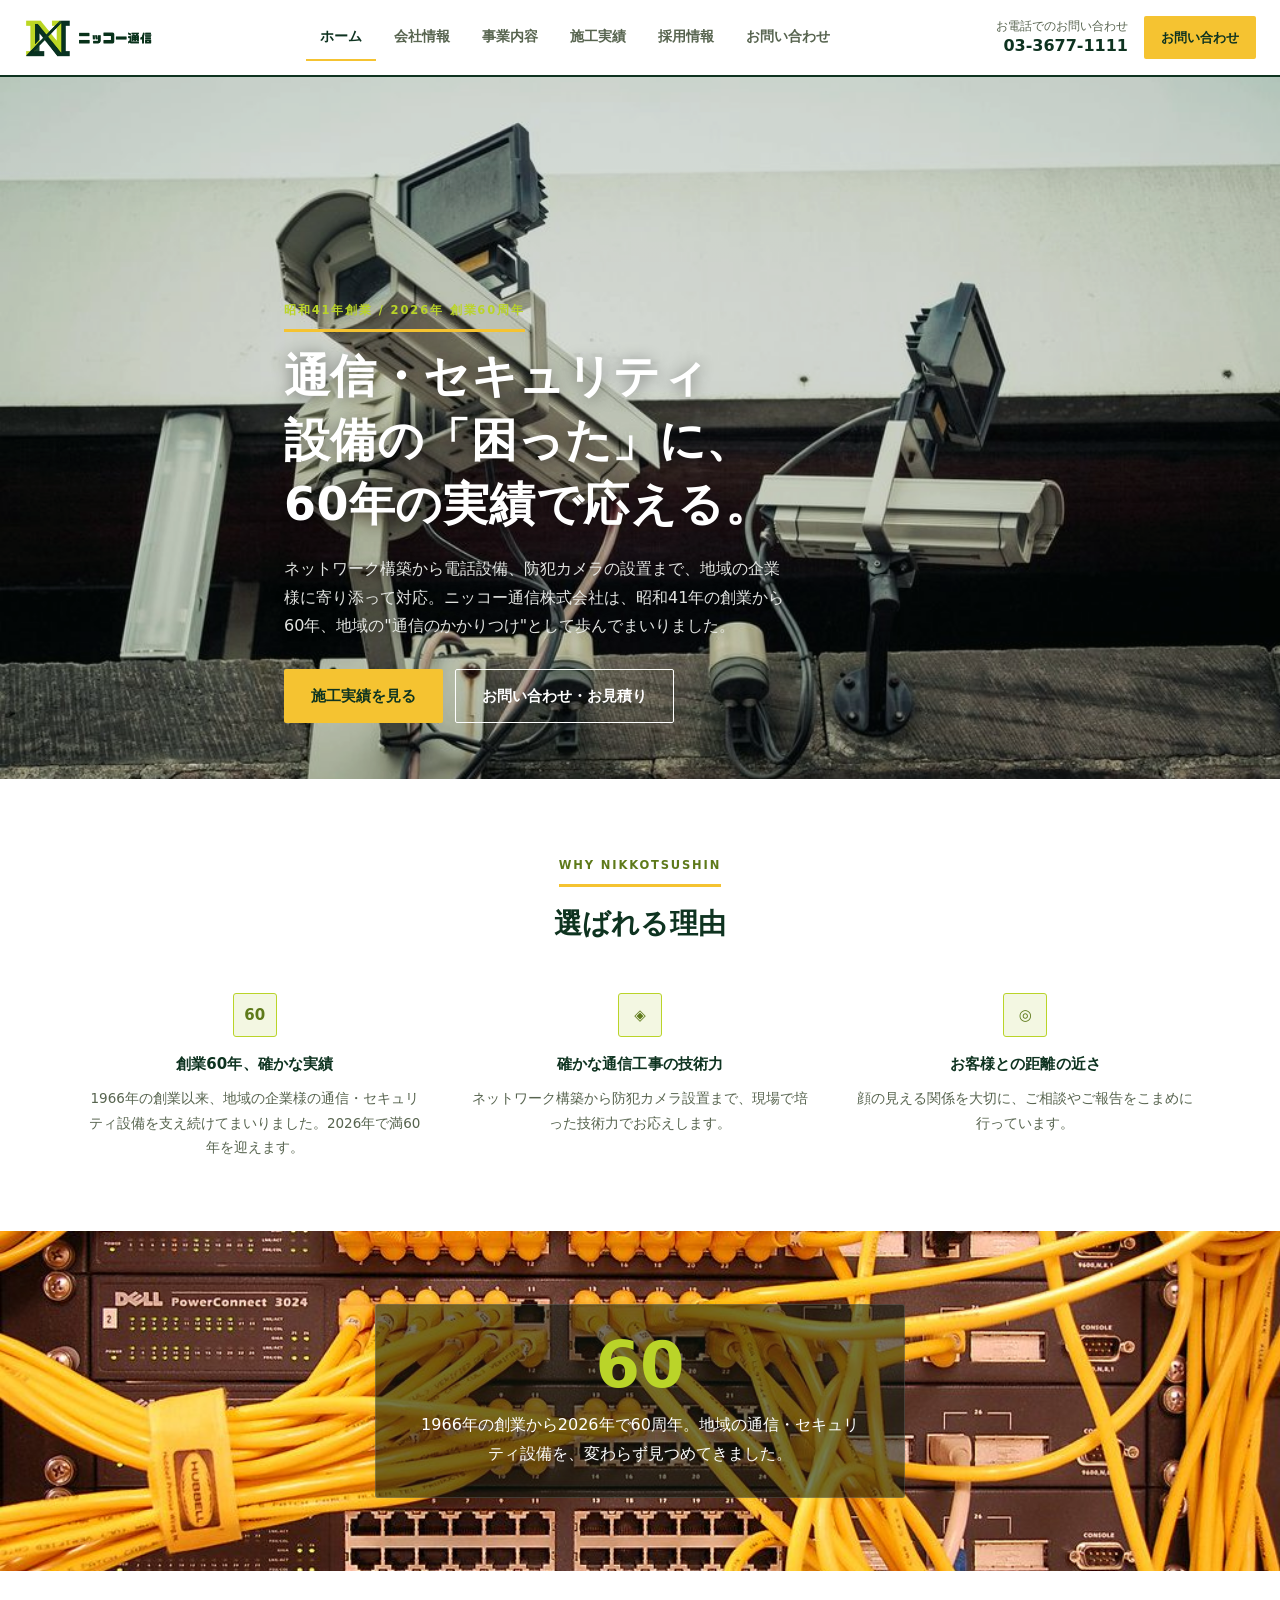
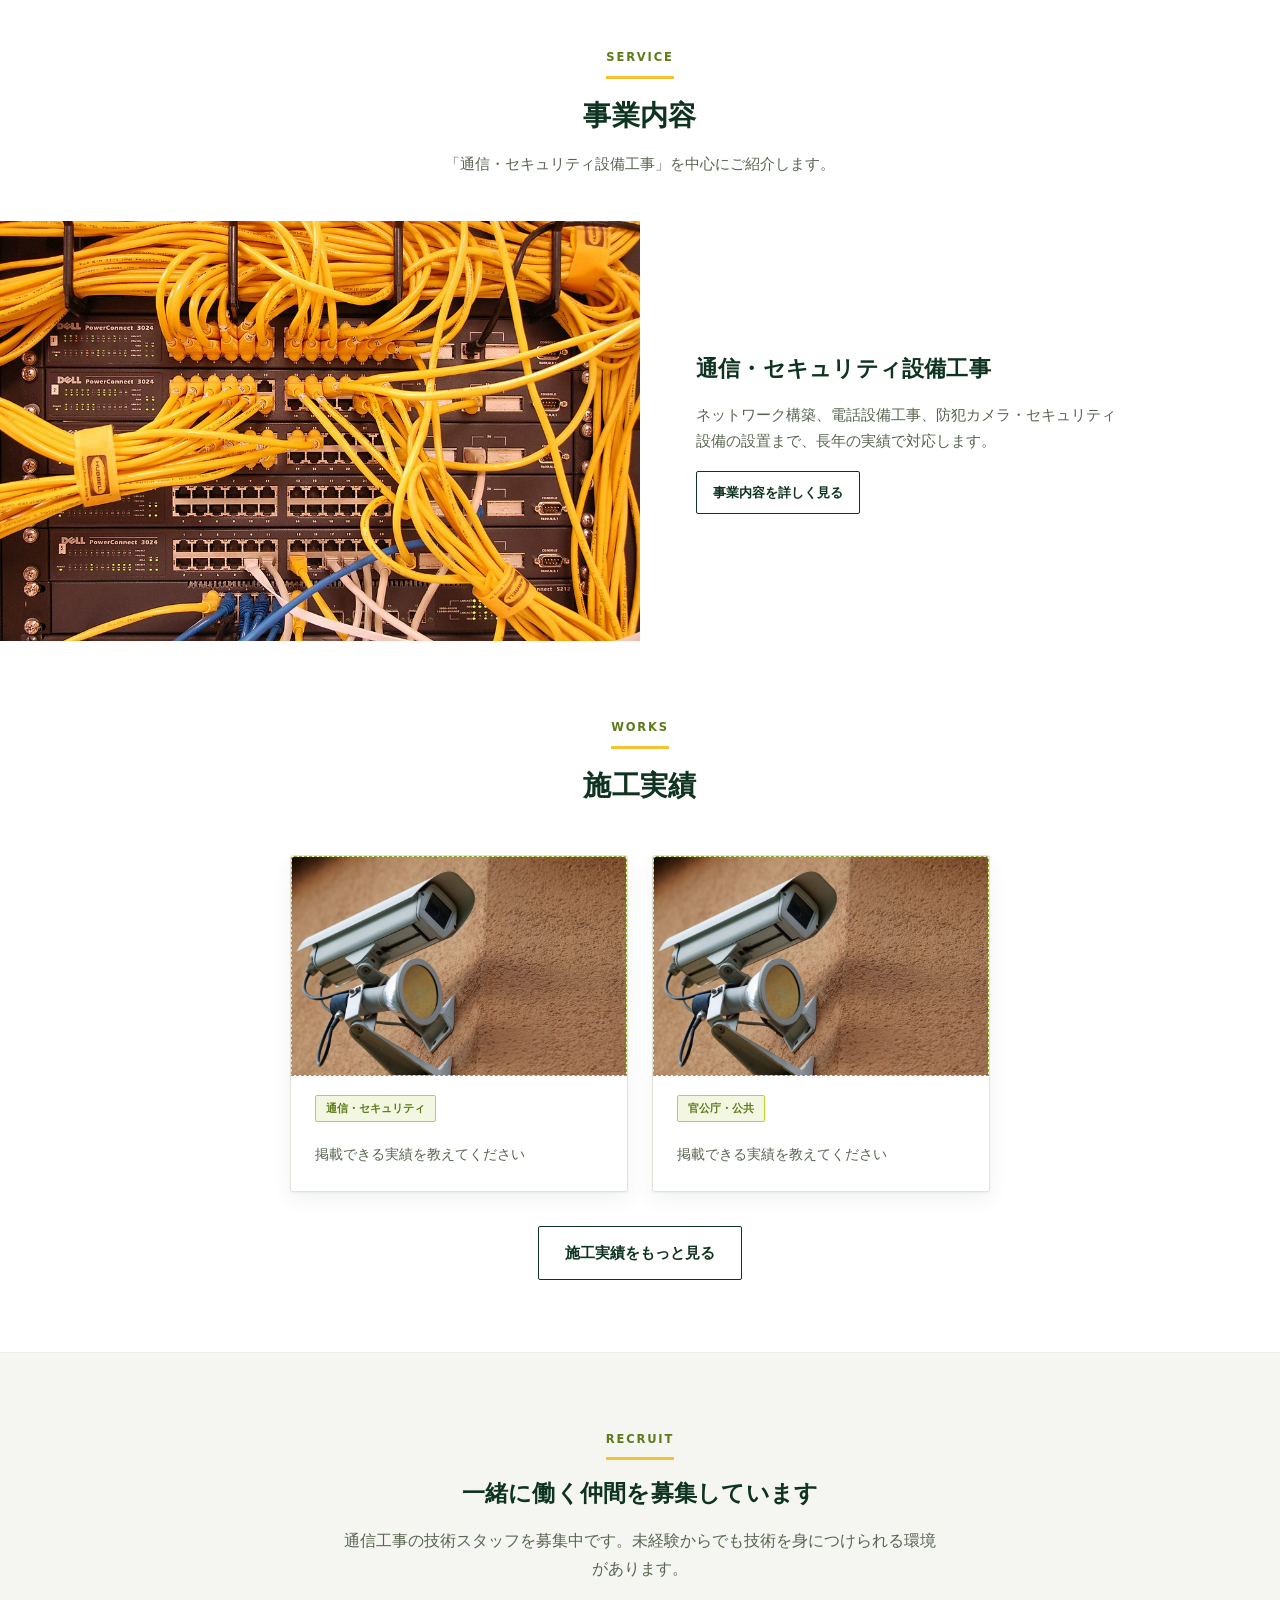
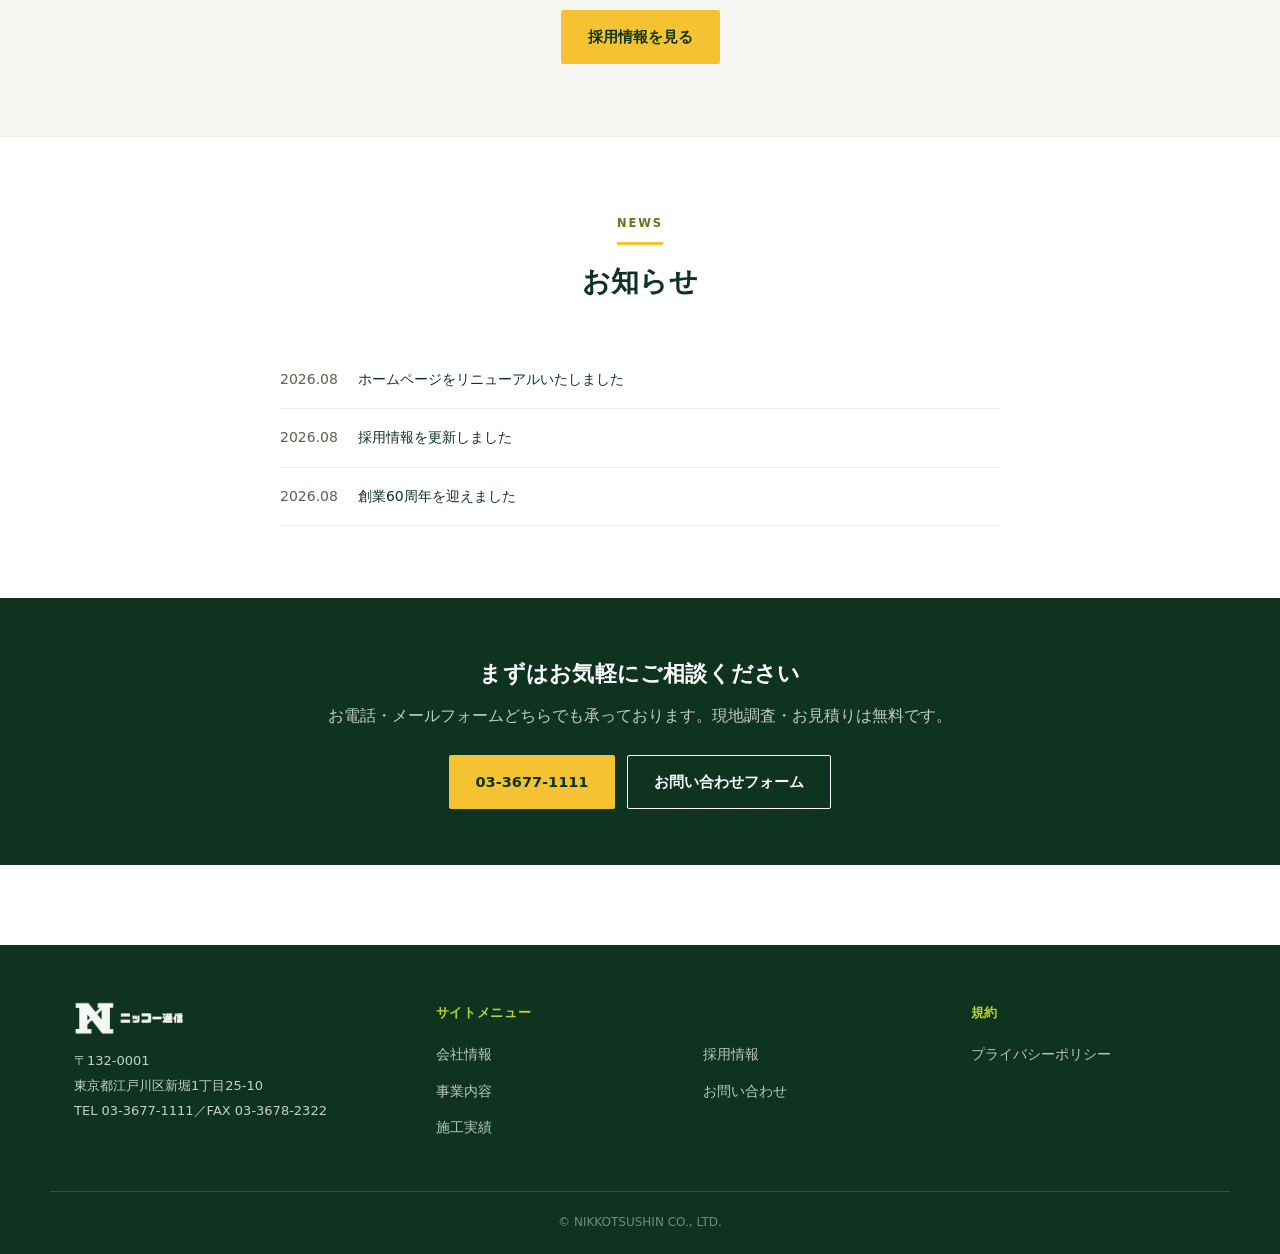
<file: index.html>
<!DOCTYPE html>
<html lang="ja">
<head>
<meta charset="UTF-8">
<meta name="viewport" content="width=device-width, initial-scale=1.0">
<title>ホーム | ニッコー通信株式会社</title>
<meta name="description" content="ニッコー通信株式会社は昭和41年創業、2026年で60周年。ネットワーク構築から防犯カメラ設置まで、通信・セキュリティ設備工事に一貫対応する東京都江戸川区の会社です。">
<link rel="stylesheet" href="css/style.css?v=6">
</head>
<body>

<header class="site-header">
  <div class="inner">
    <a href="index.html" class="logo"><img src="img/logo.png" alt="ニッコー通信株式会社"></a>
    <nav class="main-nav">
      <a href="index.html" class="current">ホーム</a>
      <a href="company.html">会社情報</a>
      <a href="service.html">事業内容</a>
      <a href="works.html">施工実績</a>
      <a href="recruit.html">採用情報</a>
      <a href="contact.html">お問い合わせ</a>
    </nav>
    <div class="header-cta">
      <div class="tel-block">お電話でのお問い合わせ<br><span class="num">03-3677-1111</span></div>
      <a href="contact.html" class="btn sm">お問い合わせ</a>
    </div>
    <button class="hamburger" aria-label="メニューを開く" aria-expanded="false"><span></span><span></span><span></span></button>
  </div>
  <nav class="mobile-nav">
    <a href="index.html">ホーム</a>
    <a href="company.html">会社情報</a>
    <a href="service.html">事業内容</a>
    <a href="works.html">施工実績</a>
    <a href="recruit.html">採用情報</a>
    <a href="contact.html">お問い合わせ</a>
    <div class="tel-block">お電話でのお問い合わせ<br><span class="num">03-3677-1111</span></div>
  </nav>
</header>

<main>

  <!-- 01 メインビジュアル -->
  <section class="hero">
    <img class="hero-bg" src="img/photos/svc-camera.jpg" alt="">
    <div class="container inner">
      <span class="eyebrow">昭和41年創業 / 2026年 創業60周年</span>
      <h1>通信・セキュリティ設備の「困った」に、<br>60年の実績で応える。</h1>
      <p class="lead">ネットワーク構築から電話設備、防犯カメラの設置まで、地域の企業様に寄り添って対応。ニッコー通信株式会社は、昭和41年の創業から60年、地域の"通信のかかりつけ"として歩んでまいりました。</p>
      <div class="cta-row">
        <a href="works.html" class="btn">施工実績を見る</a>
        <a href="contact.html" class="btn outline">お問い合わせ・お見積り</a>
      </div>
    </div>
  </section>

  <!-- 02 選ばれる理由 -->
  <section class="section">
    <div class="container">
      <div class="section-head">
        <span class="eyebrow">WHY NIKKOTSUSHIN</span>
        <h2>選ばれる理由</h2>
      </div>
      <div class="grid cols-3">
        <div class="reason-item">
          <div class="icon-badge">60</div>
          <h3>創業60年、確かな実績</h3>
          <p>1966年の創業以来、地域の企業様の通信・セキュリティ設備を支え続けてまいりました。2026年で満60年を迎えます。</p>
        </div>
        <div class="reason-item">
          <div class="icon-badge">◈</div>
          <h3>確かな通信工事の技術力</h3>
          <p>ネットワーク構築から防犯カメラ設置まで、現場で培った技術力でお応えします。</p>
        </div>
        <div class="reason-item">
          <div class="icon-badge">◎</div>
          <h3>お客様との距離の近さ</h3>
          <p>顔の見える関係を大切に、ご相談やご報告をこまめに行っています。</p>
        </div>
      </div>
    </div>
  </section>

  <!-- 60周年 フォトバナー -->
  <section class="photo-banner">
    <img src="img/photos/cat-comm.jpg" alt="">
    <div class="banner-content">
      <div class="stat">60</div>
      <p>1966年の創業から2026年で60周年。地域の通信・セキュリティ設備を、変わらず見つめてきました。</p>
    </div>
  </section>

  <!-- 事業内容サマリー(フィーチャー行) -->
  <div class="section-head" style="padding-top:72px;">
    <span class="eyebrow">SERVICE</span>
    <h2>事業内容</h2>
    <p>「通信・セキュリティ設備工事」を中心にご紹介します。</p>
  </div>
  <section class="feature-row">
    <div class="feature-photo"><img src="img/photos/cat-comm.jpg" alt="通信・セキュリティ設備工事のイメージ"></div>
    <div class="feature-text">
      <h3>通信・セキュリティ設備工事</h3>
      <p>ネットワーク構築、電話設備工事、防犯カメラ・セキュリティ設備の設置まで、長年の実績で対応します。</p>
      <p style="margin-top:16px;"><a href="service.html" class="btn sm on-paper outline">事業内容を詳しく見る</a></p>
    </div>
  </section>

  <!-- 04 施工実績ピックアップ -->
  <section class="section">
    <div class="container">
      <div class="section-head">
        <span class="eyebrow">WORKS</span>
        <h2>施工実績</h2>
      </div>
      <div class="grid cols-2" style="max-width:700px; margin:0 auto;">
        <div class="card">
          <div class="card-photo photo-ph full-bleed"><img src="img/photos/pick-2.jpg" alt=""></div>
          <span class="tag">通信・セキュリティ</span>
          <p class="small" style="color:var(--ink-soft); margin-top:10px;">掲載できる実績を教えてください</p>
        </div>
        <div class="card">
          <div class="card-photo photo-ph full-bleed"><img src="img/photos/works-3.jpg" alt=""></div>
          <span class="tag">官公庁・公共</span>
          <p class="small" style="color:var(--ink-soft); margin-top:10px;">掲載できる実績を教えてください</p>
        </div>
      </div>
      <p class="text-center" style="margin-top:34px;"><a href="works.html" class="btn on-paper outline">施工実績をもっと見る</a></p>
    </div>
  </section>

  <!-- 05 採用バナー -->
  <section class="section alt">
    <div class="container text-center" style="max-width:640px;">
      <span class="eyebrow">RECRUIT</span>
      <h2 style="margin-bottom:14px;">一緒に働く仲間を募集しています</h2>
      <p style="color:var(--ink-soft); margin-bottom:26px;">通信工事の技術スタッフを募集中です。未経験からでも技術を身につけられる環境があります。</p>
      <a href="recruit.html" class="btn">採用情報を見る</a>
    </div>
  </section>

  <!-- 06 お知らせ -->
  <section class="section">
    <div class="container">
      <div class="section-head">
        <span class="eyebrow">NEWS</span>
        <h2>お知らせ</h2>
      </div>
      <div class="news-list">
        <div class="news-item"><span class="date">2026.08</span><span>ホームページをリニューアルいたしました</span></div>
        <div class="news-item"><span class="date">2026.08</span><span>採用情報を更新しました</span></div>
        <div class="news-item"><span class="date">2026.08</span><span>創業60周年を迎えました</span></div>
      </div>
    </div>
  </section>

  <!-- 07 お問い合わせCTA -->
  <section class="cta-band">
    <div class="container">
      <h2>まずはお気軽にご相談ください</h2>
      <p>お電話・メールフォームどちらでも承っております。現地調査・お見積りは無料です。</p>
      <div class="cta-row">
        <a href="tel:0336771111" class="btn">03-3677-1111</a>
        <a href="contact.html" class="btn outline">お問い合わせフォーム</a>
      </div>
    </div>
  </section>

</main>

<footer class="site-footer">
  <div class="container footer-grid">
    <div>
      <img class="flogo" src="img/logo-white.png" alt="ニッコー通信株式会社">
      <p>〒132-0001<br>東京都江戸川区新堀1丁目25-10<br>TEL 03-3677-1111／FAX 03-3678-2322</p>
    </div>
    <div>
      <h4>サイトメニュー</h4>
      <ul>
        <li><a href="company.html">会社情報</a></li>
        <li><a href="service.html">事業内容</a></li>
        <li><a href="works.html">施工実績</a></li>
      </ul>
    </div>
    <div>
      <h4>&nbsp;</h4>
      <ul>
        <li><a href="recruit.html">採用情報</a></li>
        <li><a href="contact.html">お問い合わせ</a></li>
      </ul>
    </div>
    <div>
      <h4>規約</h4>
      <ul>
        <li><a href="privacy.html">プライバシーポリシー</a></li>
      </ul>
    </div>
  </div>
  <div class="footer-bottom">© NIKKOTSUSHIN CO., LTD.</div>
</footer>

<script src="js/main.js?v=2"></script>
</body>
</html>
</file>
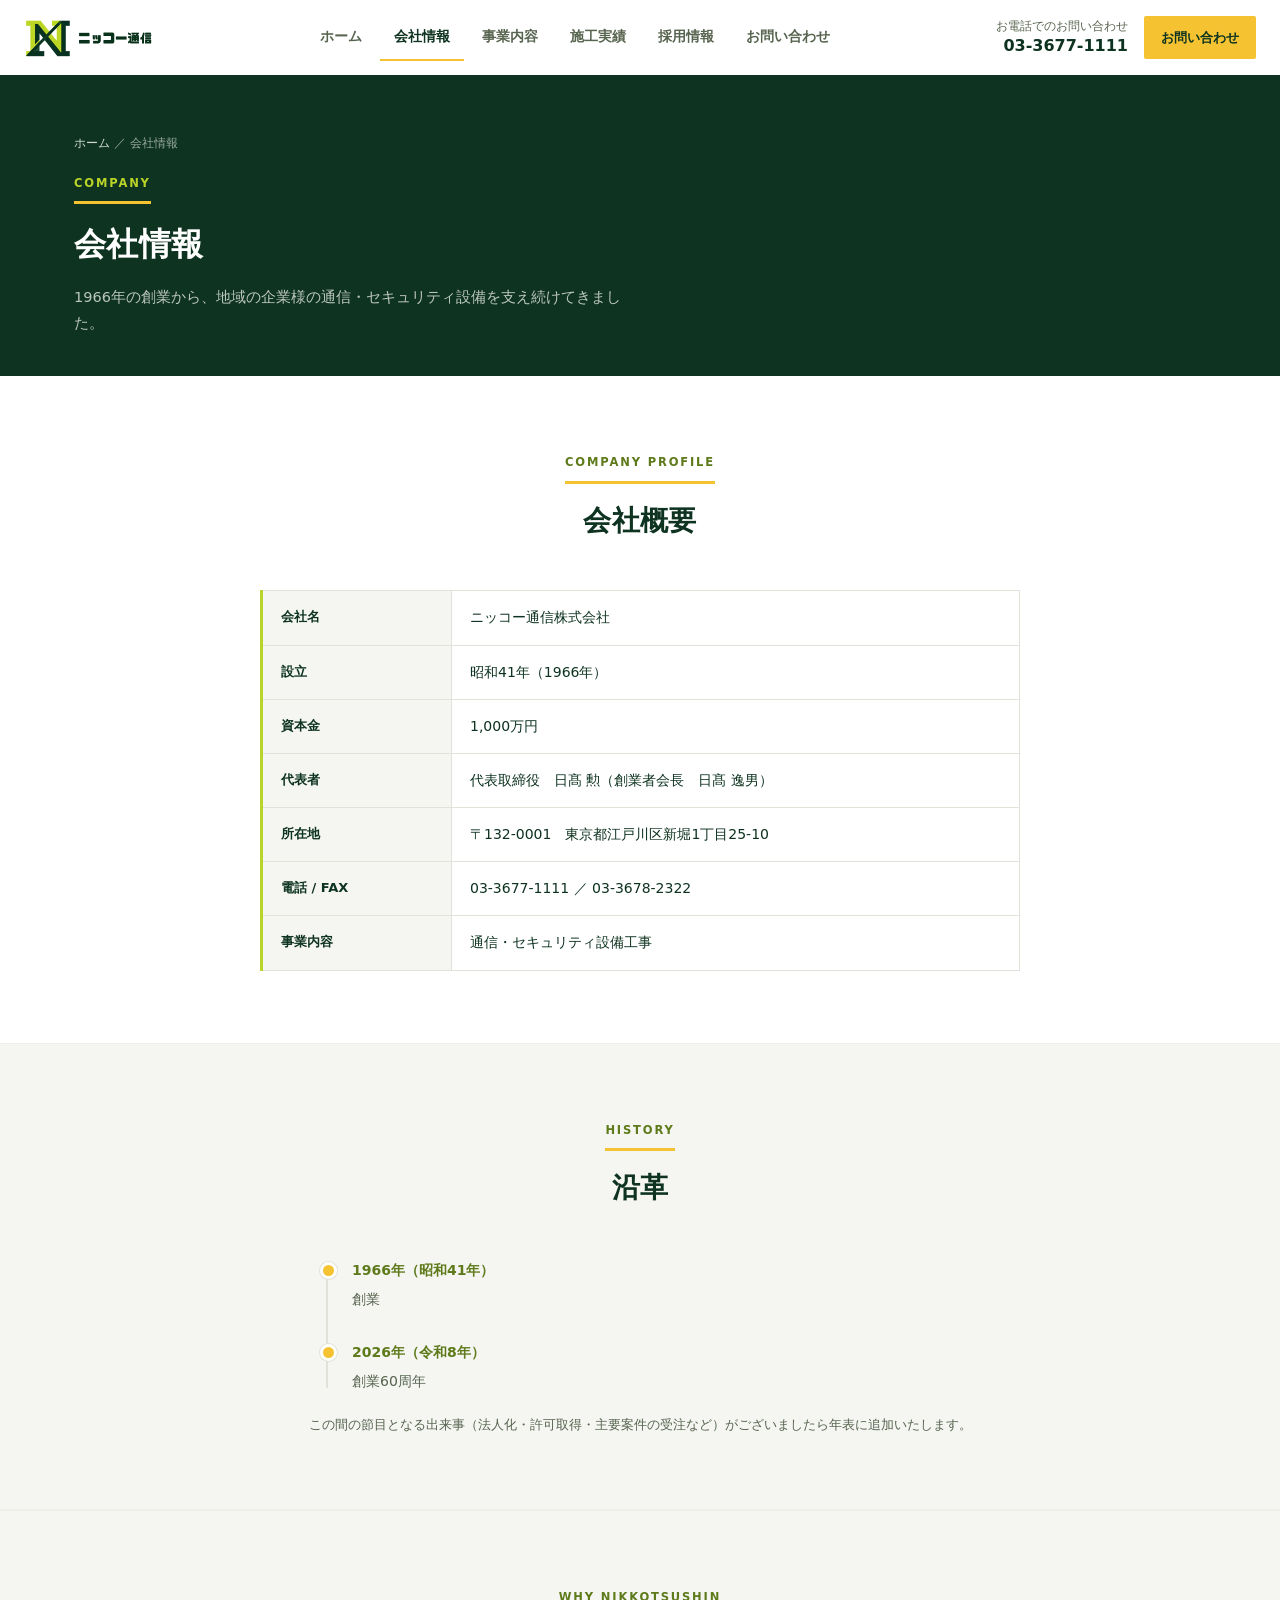
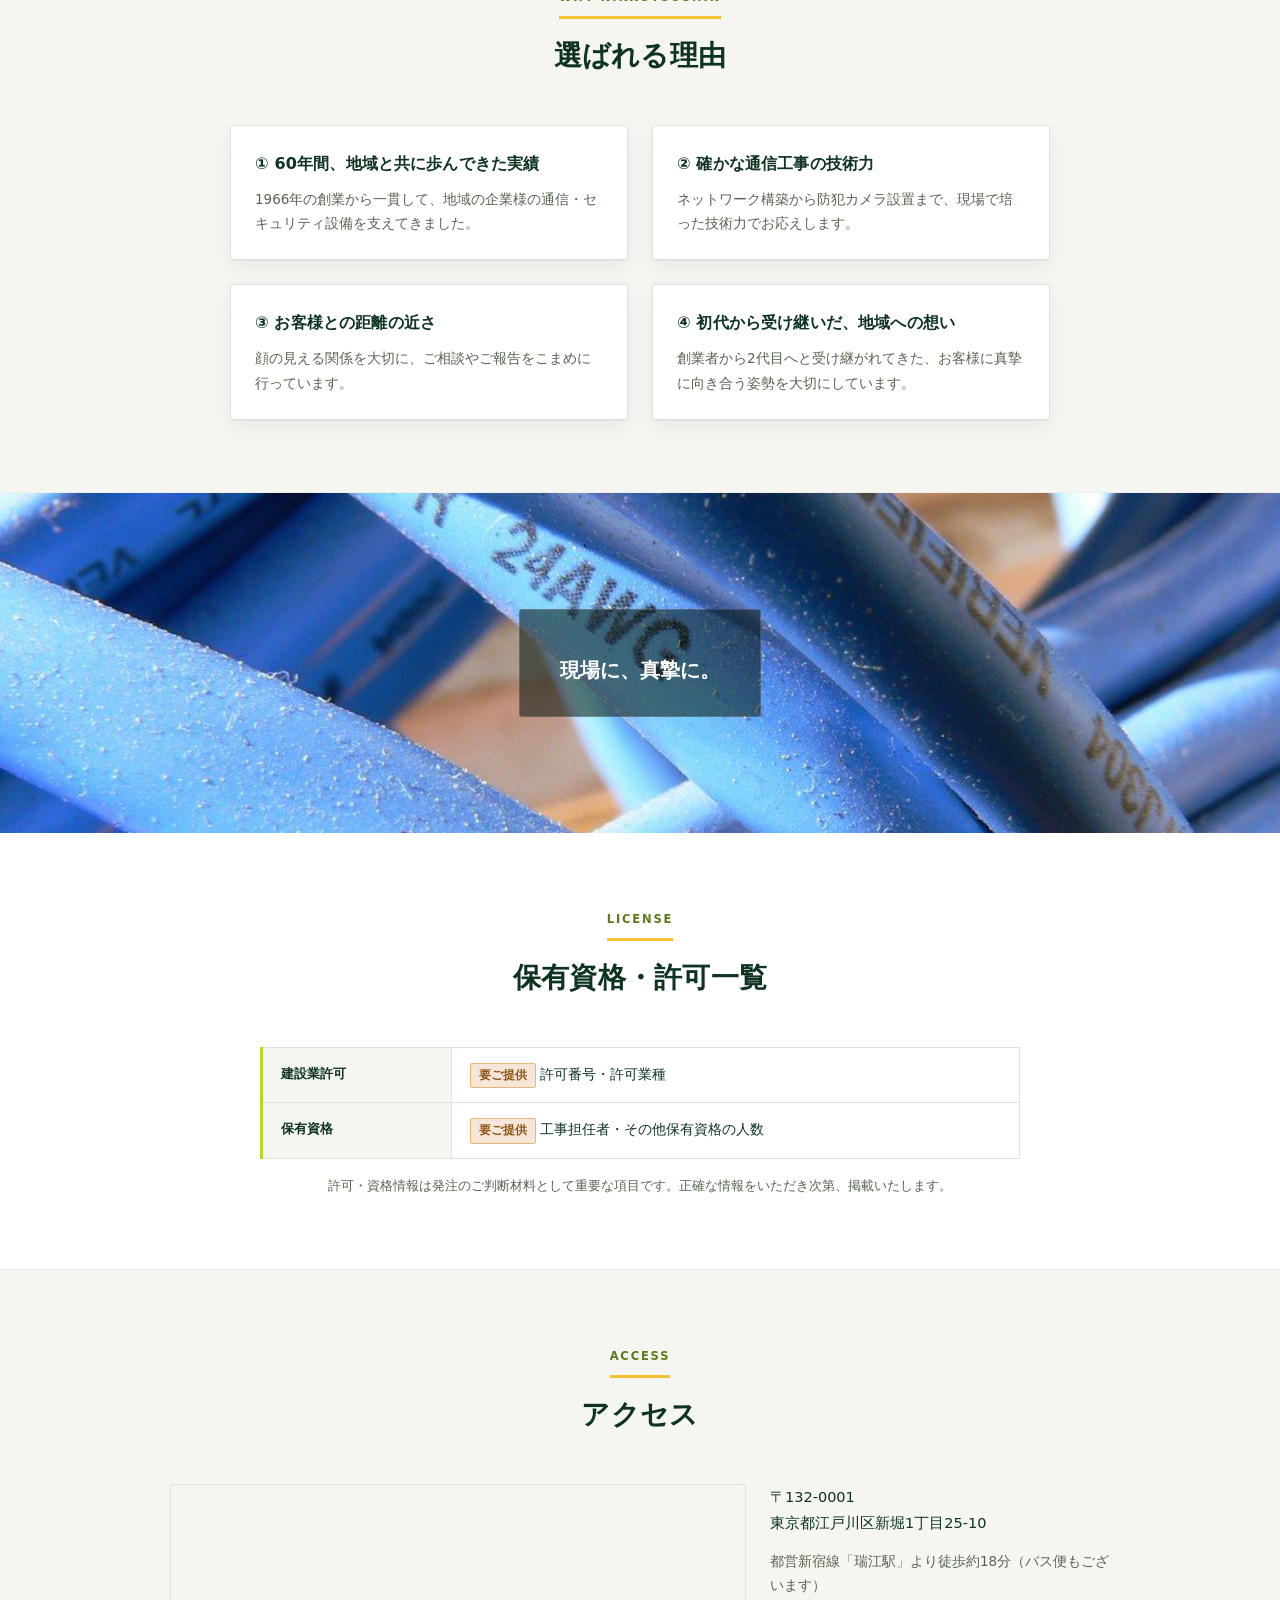
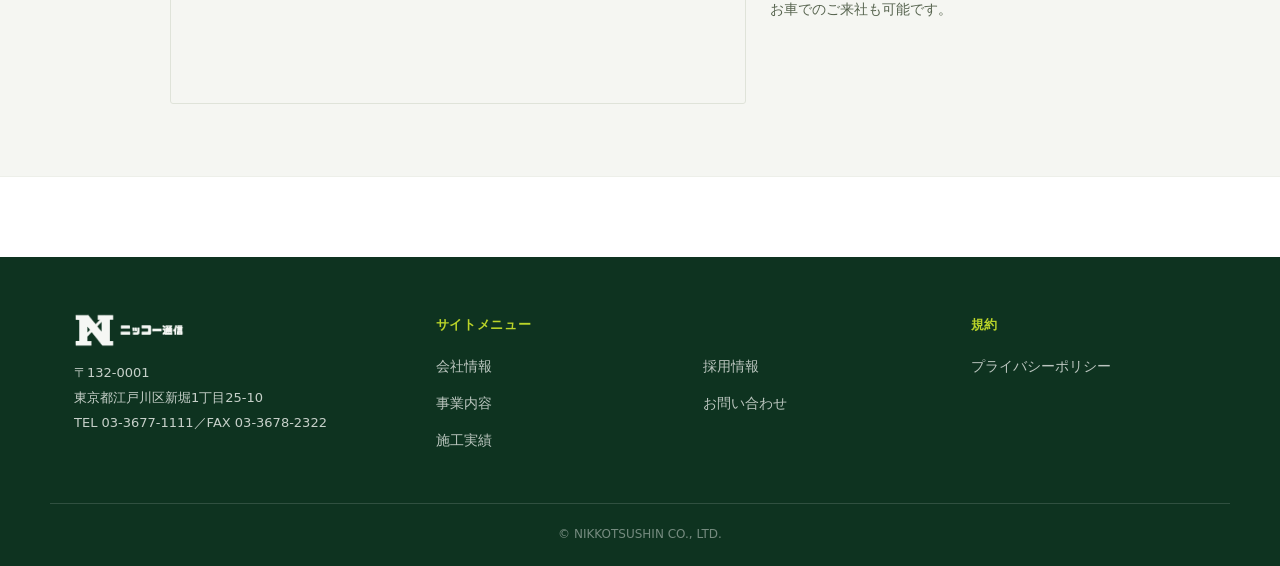
<file: company.html>
<!DOCTYPE html>
<html lang="ja">
<head>
<meta charset="UTF-8">
<meta name="viewport" content="width=device-width, initial-scale=1.0">
<title>会社情報 | ニッコー通信株式会社</title>
<meta name="description" content="ニッコー通信株式会社の会社概要・沿革・保有資格やアクセスをご紹介します。昭和41年創業、2026年で60周年。">
<link rel="stylesheet" href="css/style.css?v=6">
</head>
<body>

<header class="site-header">
  <div class="inner">
    <a href="index.html" class="logo"><img src="img/logo.png" alt="ニッコー通信株式会社"></a>
    <nav class="main-nav">
      <a href="index.html">ホーム</a>
      <a href="company.html" class="current">会社情報</a>
      <a href="service.html">事業内容</a>
      <a href="works.html">施工実績</a>
      <a href="recruit.html">採用情報</a>
      <a href="contact.html">お問い合わせ</a>
    </nav>
    <div class="header-cta">
      <div class="tel-block">お電話でのお問い合わせ<br><span class="num">03-3677-1111</span></div>
      <a href="contact.html" class="btn sm">お問い合わせ</a>
    </div>
    <button class="hamburger" aria-label="メニューを開く" aria-expanded="false"><span></span><span></span><span></span></button>
  </div>
  <nav class="mobile-nav">
    <a href="index.html">ホーム</a>
    <a href="company.html">会社情報</a>
    <a href="service.html">事業内容</a>
    <a href="works.html">施工実績</a>
    <a href="recruit.html">採用情報</a>
    <a href="contact.html">お問い合わせ</a>
    <div class="tel-block">お電話でのお問い合わせ<br><span class="num">03-3677-1111</span></div>
  </nav>
</header>

<main>

  <section class="page-header">
    <div class="container">
      <div class="breadcrumb"><a href="index.html">ホーム</a> ／ 会社情報</div>
      <span class="eyebrow">COMPANY</span>
      <h1>会社情報</h1>
      <p>1966年の創業から、地域の企業様の通信・セキュリティ設備を支え続けてきました。</p>
    </div>
  </section>

  <!-- 会社概要 -->
  <section class="section">
    <div class="container">
      <div class="section-head"><span class="eyebrow">COMPANY PROFILE</span><h2>会社概要</h2></div>
      <div class="table-wrap" style="max-width:760px; margin:0 auto;">
        <table class="info-table">
          <tr><th>会社名</th><td>ニッコー通信株式会社</td></tr>
          <tr><th>設立</th><td>昭和41年（1966年）</td></tr>
          <tr><th>資本金</th><td>1,000万円</td></tr>
          <tr><th>代表者</th><td>代表取締役　日髙 勲（創業者会長　日髙 逸男）</td></tr>
          <tr><th>所在地</th><td>〒132-0001　東京都江戸川区新堀1丁目25-10</td></tr>
          <tr><th>電話 / FAX</th><td>03-3677-1111 ／ 03-3678-2322</td></tr>
          <tr><th>事業内容</th><td>通信・セキュリティ設備工事</td></tr>
        </table>
      </div>
    </div>
  </section>

  <!-- 沿革 -->
  <section class="section alt">
    <div class="container">
      <div class="section-head"><span class="eyebrow">HISTORY</span><h2>沿革</h2></div>
      <div class="timeline">
        <div class="tl-item"><div class="yr">1966年（昭和41年）</div><p>創業</p></div>
        <div class="tl-item"><div class="yr">2026年（令和8年）</div><p>創業60周年</p></div>
      </div>
      <p class="text-center small" style="margin-top:20px;">この間の節目となる出来事（法人化・許可取得・主要案件の受注など）がございましたら年表に追加いたします。</p>
    </div>
  </section>

  <!-- 選ばれる理由 -->
  <section class="section alt">
    <div class="container">
      <div class="section-head"><span class="eyebrow">WHY NIKKOTSUSHIN</span><h2>選ばれる理由</h2></div>
      <div class="grid cols-2" style="max-width:820px; margin:0 auto;">
        <div class="card"><h3>① 60年間、地域と共に歩んできた実績</h3><p>1966年の創業から一貫して、地域の企業様の通信・セキュリティ設備を支えてきました。</p></div>
        <div class="card"><h3>② 確かな通信工事の技術力</h3><p>ネットワーク構築から防犯カメラ設置まで、現場で培った技術力でお応えします。</p></div>
        <div class="card"><h3>③ お客様との距離の近さ</h3><p>顔の見える関係を大切に、ご相談やご報告をこまめに行っています。</p></div>
        <div class="card"><h3>④ 初代から受け継いだ、地域への想い</h3><p>創業者から2代目へと受け継がれてきた、お客様に真摯に向き合う姿勢を大切にしています。</p></div>
      </div>
    </div>
  </section>

  <!-- フォトバナー -->
  <section class="photo-banner">
    <img src="img/photos/svc-network.jpg" alt="">
    <div class="banner-content">
      <p style="font-size:20px; font-weight:700; max-width:32ch;">現場に、真摯に。</p>
    </div>
  </section>

  <!-- 保有資格・許可 -->
  <section class="section" id="license">
    <div class="container">
      <div class="section-head"><span class="eyebrow">LICENSE</span><h2>保有資格・許可一覧</h2></div>
      <div class="table-wrap" style="max-width:760px; margin:0 auto;">
        <table class="info-table">
          <tr><th>建設業許可</th><td><span class="todo">要ご提供</span> 許可番号・許可業種</td></tr>
          <tr><th>保有資格</th><td><span class="todo">要ご提供</span> 工事担任者・その他保有資格の人数</td></tr>
        </table>
      </div>
      <p class="text-center small" style="margin-top:16px;">許可・資格情報は発注のご判断材料として重要な項目です。正確な情報をいただき次第、掲載いたします。</p>
    </div>
  </section>

  <!-- アクセス -->
  <section class="section alt">
    <div class="container">
      <div class="section-head"><span class="eyebrow">ACCESS</span><h2>アクセス</h2></div>
      <div class="grid" style="grid-template-columns:1fr 340px; max-width:940px; margin:0 auto;">
        <div class="map-embed" style="min-height:220px;">
          <iframe
            src="https://maps.google.com/maps?q=%E6%9D%B1%E4%BA%AC%E9%83%BD%E6%B1%9F%E6%88%B8%E5%B7%9D%E5%8C%BA%E6%96%B0%E5%A0%801%E4%B8%81%E7%9B%AE25-10&z=16&output=embed"
            title="ニッコー通信株式会社 地図" loading="lazy" referrerpolicy="no-referrer-when-downgrade">
          </iframe>
        </div>
        <div>
          <p style="font-size:14.5px;">〒132-0001<br>東京都江戸川区新堀1丁目25-10</p>
          <p style="font-size:13.5px; color:var(--ink-soft); margin-top:12px;">都営新宿線「瑞江駅」より徒歩約18分（バス便もございます）<br>お車でのご来社も可能です。</p>
        </div>
      </div>
    </div>
  </section>

</main>

<footer class="site-footer">
  <div class="container footer-grid">
    <div>
      <img class="flogo" src="img/logo-white.png" alt="ニッコー通信株式会社">
      <p>〒132-0001<br>東京都江戸川区新堀1丁目25-10<br>TEL 03-3677-1111／FAX 03-3678-2322</p>
    </div>
    <div>
      <h4>サイトメニュー</h4>
      <ul><li><a href="company.html">会社情報</a></li><li><a href="service.html">事業内容</a></li><li><a href="works.html">施工実績</a></li></ul>
    </div>
    <div>
      <h4>&nbsp;</h4>
      <ul><li><a href="recruit.html">採用情報</a></li><li><a href="contact.html">お問い合わせ</a></li></ul>
    </div>
    <div>
      <h4>規約</h4>
      <ul><li><a href="privacy.html">プライバシーポリシー</a></li></ul>
    </div>
  </div>
  <div class="footer-bottom">© NIKKOTSUSHIN CO., LTD.</div>
</footer>

<script src="js/main.js?v=2"></script>
</body>
</html>
</file>
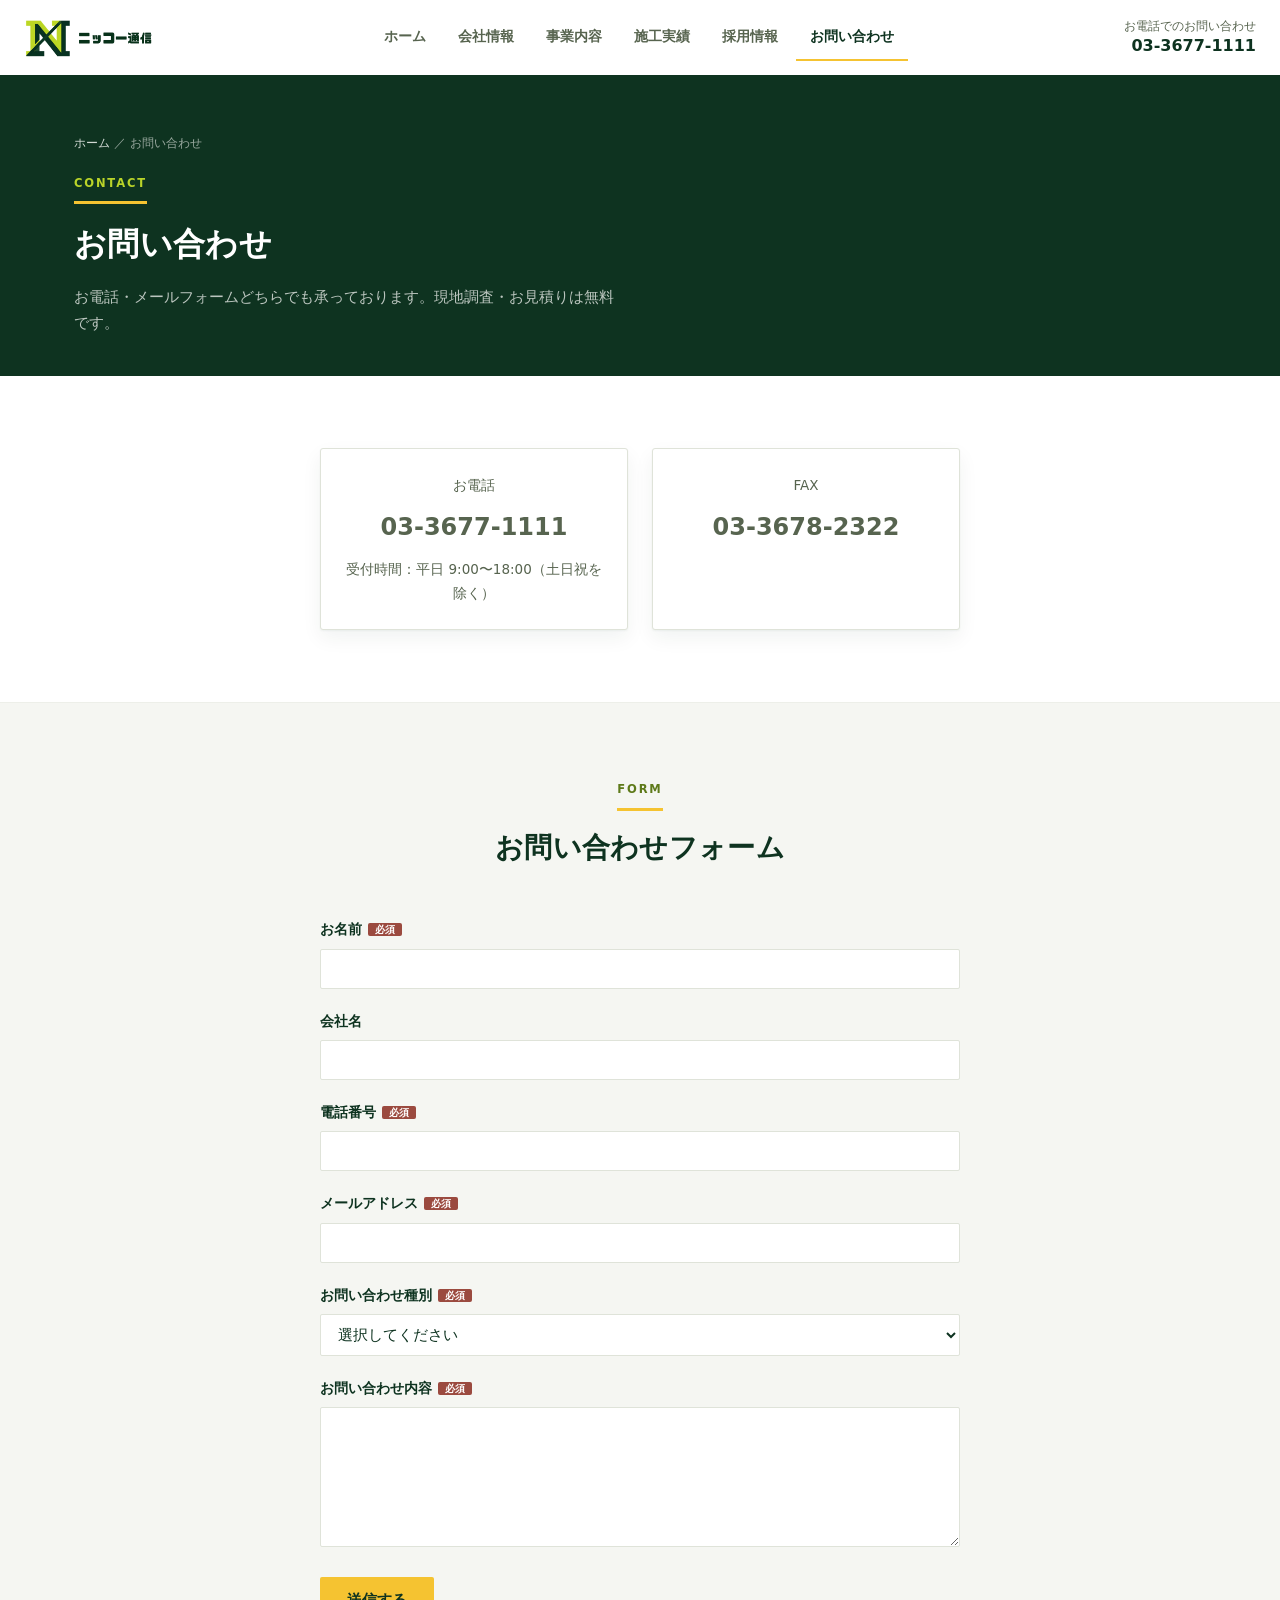
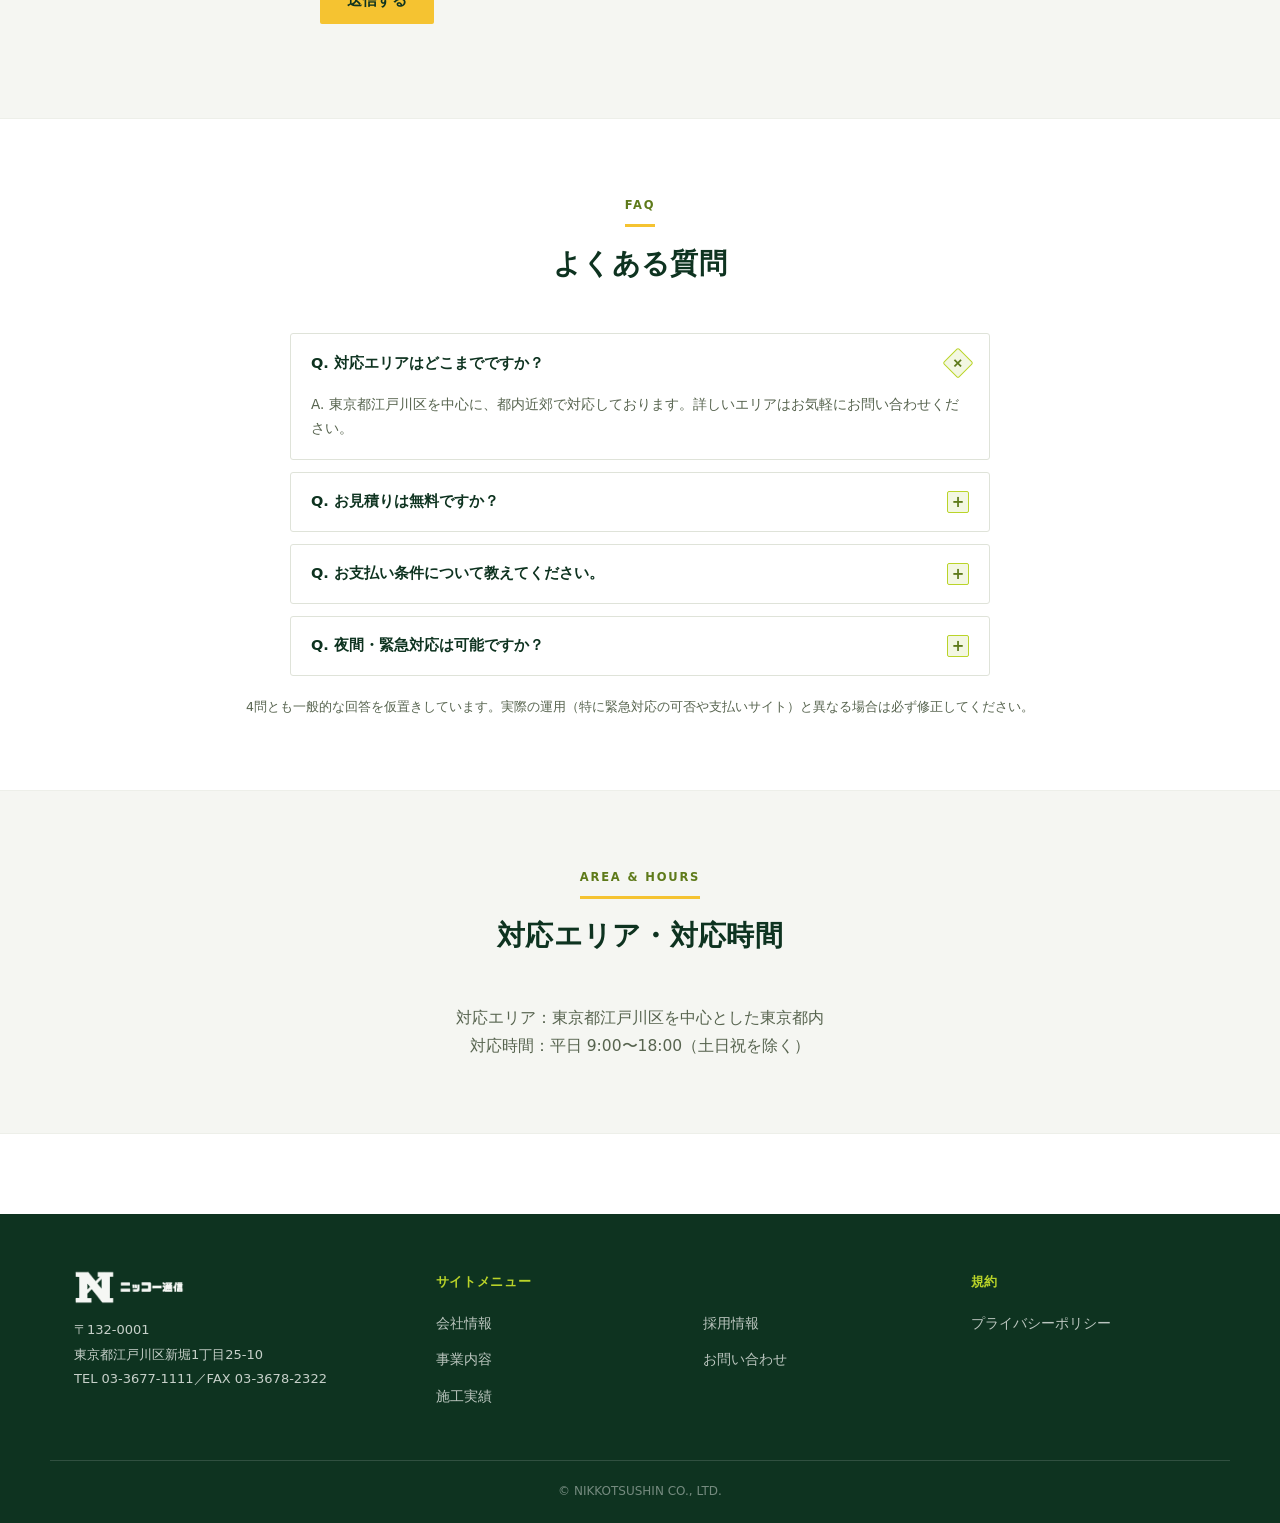
<file: contact.html>
<!DOCTYPE html>
<html lang="ja">
<head>
<meta charset="UTF-8">
<meta name="viewport" content="width=device-width, initial-scale=1.0">
<title>お問い合わせ | ニッコー通信株式会社</title>
<meta name="description" content="ニッコー通信株式会社へのお問い合わせはこちら。お電話・フォームで承っております。">
<link rel="stylesheet" href="css/style.css?v=6">
</head>
<body>

<header class="site-header">
  <div class="inner">
    <a href="index.html" class="logo"><img src="img/logo.png" alt="ニッコー通信株式会社"></a>
    <nav class="main-nav">
      <a href="index.html">ホーム</a>
      <a href="company.html">会社情報</a>
      <a href="service.html">事業内容</a>
      <a href="works.html">施工実績</a>
      <a href="recruit.html">採用情報</a>
      <a href="contact.html" class="current">お問い合わせ</a>
    </nav>
    <div class="header-cta">
      <div class="tel-block">お電話でのお問い合わせ<br><span class="num">03-3677-1111</span></div>
    </div>
    <button class="hamburger" aria-label="メニューを開く" aria-expanded="false"><span></span><span></span><span></span></button>
  </div>
  <nav class="mobile-nav">
    <a href="index.html">ホーム</a>
    <a href="company.html">会社情報</a>
    <a href="service.html">事業内容</a>
    <a href="works.html">施工実績</a>
    <a href="recruit.html">採用情報</a>
    <a href="contact.html">お問い合わせ</a>
    <div class="tel-block">お電話でのお問い合わせ<br><span class="num">03-3677-1111</span></div>
  </nav>
</header>

<main>

  <section class="page-header">
    <div class="container">
      <div class="breadcrumb"><a href="index.html">ホーム</a> ／ お問い合わせ</div>
      <span class="eyebrow">CONTACT</span>
      <h1>お問い合わせ</h1>
      <p>お電話・メールフォームどちらでも承っております。現地調査・お見積りは無料です。</p>
    </div>
  </section>

  <!-- 電話・FAX -->
  <section class="section">
    <div class="container">
      <div class="grid cols-2" style="max-width:640px; margin:0 auto;">
        <div class="card text-center">
          <p class="small">お電話</p>
          <p style="font-size:24px; font-weight:800; margin:8px 0;">03-3677-1111</p>
          <p class="small">受付時間：平日 9:00〜18:00（土日祝を除く）</p>
        </div>
        <div class="card text-center">
          <p class="small">FAX</p>
          <p style="font-size:24px; font-weight:800; margin:8px 0;">03-3678-2322</p>
        </div>
      </div>
    </div>
  </section>

  <!-- フォーム -->
  <section class="section alt">
    <div class="container">
      <div class="section-head"><span class="eyebrow">FORM</span><h2>お問い合わせフォーム</h2></div>
      <form class="form" style="margin:0 auto;" id="contact-form">
        <div class="field">
          <label>お名前<span class="req">必須</span></label>
          <input type="text" name="name" required>
        </div>
        <div class="field">
          <label>会社名</label>
          <input type="text" name="company">
        </div>
        <div class="field">
          <label>電話番号<span class="req">必須</span></label>
          <input type="tel" name="tel" required>
        </div>
        <div class="field">
          <label>メールアドレス<span class="req">必須</span></label>
          <input type="email" name="email" required>
        </div>
        <div class="field">
          <label>お問い合わせ種別<span class="req">必須</span></label>
          <select name="type" required>
            <option value="">選択してください</option>
            <option>通信・セキュリティ工事について</option>
            <option>施工実績について</option>
            <option>採用について</option>
            <option>その他</option>
          </select>
        </div>
        <div class="field">
          <label>お問い合わせ内容<span class="req">必須</span></label>
          <textarea name="message" required></textarea>
        </div>
        <button type="submit" class="btn">送信する</button>
        <p class="form-note" style="margin-top:16px;" id="form-status"></p>
      </form>
      <!--
        このフォームは送信先が未接続の静的デモです。
        公開前に、送信を処理するサーバー側の仕組み（自社サーバーのフォーム受信スクリプト、
        またはフォーム送信サービス等）を action 属性に設定してください。
      -->
    </div>
  </section>

  <!-- FAQ -->
  <section class="section">
    <div class="container">
      <div class="section-head"><span class="eyebrow">FAQ</span><h2>よくある質問</h2></div>
      <div style="max-width:700px; margin:0 auto;">
        <div class="accordion-item open">
          <button class="accordion-q"><span>Q. 対応エリアはどこまでですか？</span><span class="plus">+</span></button>
          <div class="accordion-a"><div class="accordion-a-inner">A. 東京都江戸川区を中心に、都内近郊で対応しております。詳しいエリアはお気軽にお問い合わせください。</div></div>
        </div>
        <div class="accordion-item">
          <button class="accordion-q"><span>Q. お見積りは無料ですか？</span><span class="plus">+</span></button>
          <div class="accordion-a"><div class="accordion-a-inner">A. はい、無料です。現地を確認のうえ、詳しいお見積りをご提示いたします。</div></div>
        </div>
        <div class="accordion-item">
          <button class="accordion-q"><span>Q. お支払い条件について教えてください。</span><span class="plus">+</span></button>
          <div class="accordion-a"><div class="accordion-a-inner">A. 工事完了後、請求書発行から30日以内にお振込みをお願いしております。詳細はご相談に応じます。</div></div>
        </div>
        <div class="accordion-item">
          <button class="accordion-q"><span>Q. 夜間・緊急対応は可能ですか？</span><span class="plus">+</span></button>
          <div class="accordion-a"><div class="accordion-a-inner">A. 緊急のご相談にも可能な限り対応いたします。まずはお電話にてご相談ください。</div></div>
        </div>
      </div>
      <p class="text-center small" style="margin-top:20px;">4問とも一般的な回答を仮置きしています。実際の運用（特に緊急対応の可否や支払いサイト）と異なる場合は必ず修正してください。</p>
    </div>
  </section>

  <!-- 対応エリア・対応時間 -->
  <section class="section alt">
    <div class="container text-center">
      <div class="section-head"><span class="eyebrow">AREA & HOURS</span><h2>対応エリア・対応時間</h2></div>
      <p style="color:var(--ink-soft);">対応エリア：東京都江戸川区を中心とした東京都内<br>対応時間：平日 9:00〜18:00（土日祝を除く）</p>
    </div>
  </section>

</main>

<footer class="site-footer">
  <div class="container footer-grid">
    <div>
      <img class="flogo" src="img/logo-white.png" alt="ニッコー通信株式会社">
      <p>〒132-0001<br>東京都江戸川区新堀1丁目25-10<br>TEL 03-3677-1111／FAX 03-3678-2322</p>
    </div>
    <div>
      <h4>サイトメニュー</h4>
      <ul><li><a href="company.html">会社情報</a></li><li><a href="service.html">事業内容</a></li><li><a href="works.html">施工実績</a></li></ul>
    </div>
    <div>
      <h4>&nbsp;</h4>
      <ul><li><a href="recruit.html">採用情報</a></li><li><a href="contact.html">お問い合わせ</a></li></ul>
    </div>
    <div>
      <h4>規約</h4>
      <ul><li><a href="privacy.html">プライバシーポリシー</a></li></ul>
    </div>
  </div>
  <div class="footer-bottom">© NIKKOTSUSHIN CO., LTD.</div>
</footer>

<script src="js/main.js?v=2"></script>
<script>
  // デモ用：送信先が未接続のため、実際には送信せず案内のみ表示します。
  document.getElementById('contact-form').addEventListener('submit', function (e) {
    e.preventDefault();
    document.getElementById('form-status').textContent =
      '※現在このフォームは送信先が未接続のデモです。公開前にフォーム送信の仕組みを接続してください。';
  });
</script>
</body>
</html>
</file>
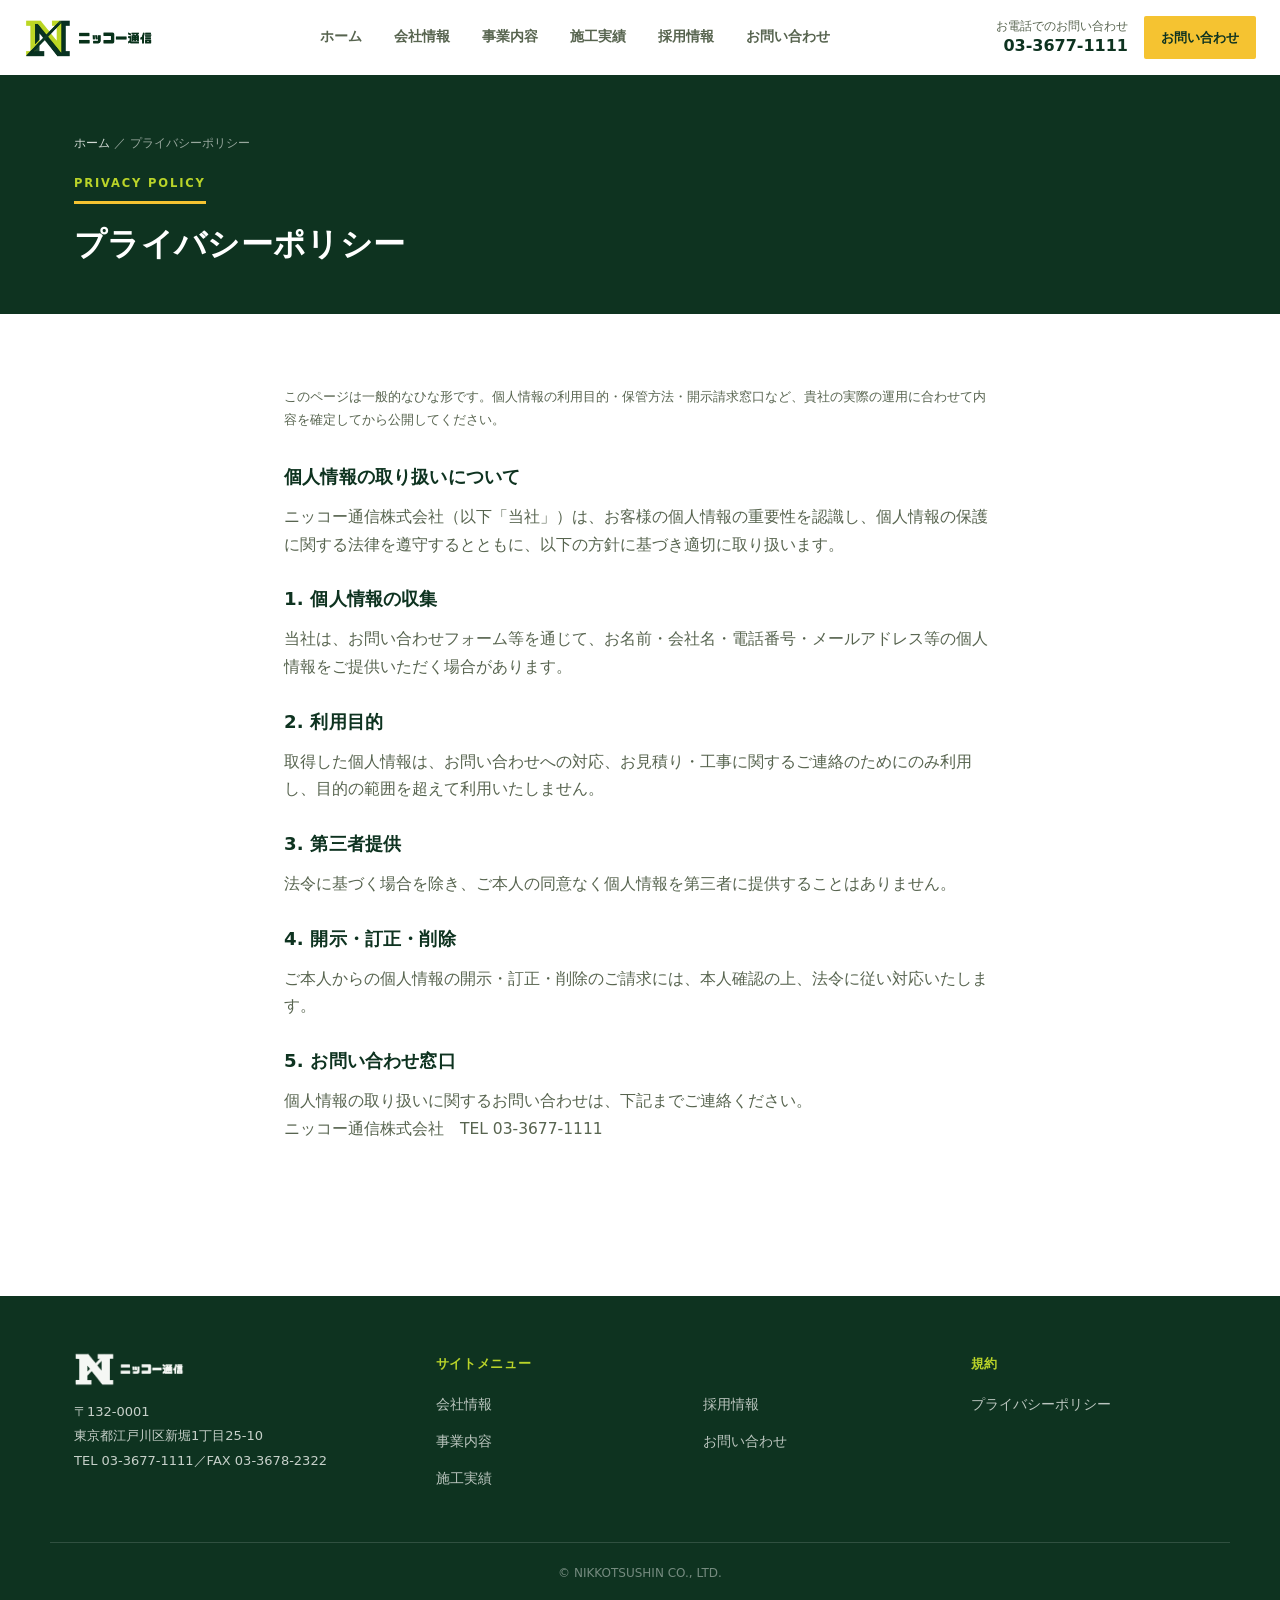
<file: privacy.html>
<!DOCTYPE html>
<html lang="ja">
<head>
<meta charset="UTF-8">
<meta name="viewport" content="width=device-width, initial-scale=1.0">
<title>プライバシーポリシー | ニッコー通信株式会社</title>
<link rel="stylesheet" href="css/style.css?v=6">
</head>
<body>

<header class="site-header">
  <div class="inner">
    <a href="index.html" class="logo"><img src="img/logo.png" alt="ニッコー通信株式会社"></a>
    <nav class="main-nav">
      <a href="index.html">ホーム</a>
      <a href="company.html">会社情報</a>
      <a href="service.html">事業内容</a>
      <a href="works.html">施工実績</a>
      <a href="recruit.html">採用情報</a>
      <a href="contact.html">お問い合わせ</a>
    </nav>
    <div class="header-cta">
      <div class="tel-block">お電話でのお問い合わせ<br><span class="num">03-3677-1111</span></div>
      <a href="contact.html" class="btn sm">お問い合わせ</a>
    </div>
    <button class="hamburger" aria-label="メニューを開く" aria-expanded="false"><span></span><span></span><span></span></button>
  </div>
  <nav class="mobile-nav">
    <a href="index.html">ホーム</a>
    <a href="company.html">会社情報</a>
    <a href="service.html">事業内容</a>
    <a href="works.html">施工実績</a>
    <a href="recruit.html">採用情報</a>
    <a href="contact.html">お問い合わせ</a>
    <div class="tel-block">お電話でのお問い合わせ<br><span class="num">03-3677-1111</span></div>
  </nav>
</header>

<main>

  <section class="page-header">
    <div class="container">
      <div class="breadcrumb"><a href="index.html">ホーム</a> ／ プライバシーポリシー</div>
      <span class="eyebrow">PRIVACY POLICY</span>
      <h1>プライバシーポリシー</h1>
    </div>
  </section>

  <section class="section">
    <div class="container" style="max-width:760px;">
      <p class="small" style="color:var(--ink-soft); margin-bottom:30px;">このページは一般的なひな形です。個人情報の利用目的・保管方法・開示請求窓口など、貴社の実際の運用に合わせて内容を確定してから公開してください。</p>

      <h3 style="margin-bottom:10px;">個人情報の取り扱いについて</h3>
      <p style="color:var(--ink-soft); margin-bottom:24px;">ニッコー通信株式会社（以下「当社」）は、お客様の個人情報の重要性を認識し、個人情報の保護に関する法律を遵守するとともに、以下の方針に基づき適切に取り扱います。</p>

      <h3 style="margin-bottom:10px;">1. 個人情報の収集</h3>
      <p style="color:var(--ink-soft); margin-bottom:24px;">当社は、お問い合わせフォーム等を通じて、お名前・会社名・電話番号・メールアドレス等の個人情報をご提供いただく場合があります。</p>

      <h3 style="margin-bottom:10px;">2. 利用目的</h3>
      <p style="color:var(--ink-soft); margin-bottom:24px;">取得した個人情報は、お問い合わせへの対応、お見積り・工事に関するご連絡のためにのみ利用し、目的の範囲を超えて利用いたしません。</p>

      <h3 style="margin-bottom:10px;">3. 第三者提供</h3>
      <p style="color:var(--ink-soft); margin-bottom:24px;">法令に基づく場合を除き、ご本人の同意なく個人情報を第三者に提供することはありません。</p>

      <h3 style="margin-bottom:10px;">4. 開示・訂正・削除</h3>
      <p style="color:var(--ink-soft); margin-bottom:24px;">ご本人からの個人情報の開示・訂正・削除のご請求には、本人確認の上、法令に従い対応いたします。</p>

      <h3 style="margin-bottom:10px;">5. お問い合わせ窓口</h3>
      <p style="color:var(--ink-soft);">個人情報の取り扱いに関するお問い合わせは、下記までご連絡ください。<br>ニッコー通信株式会社　TEL 03-3677-1111</p>
    </div>
  </section>

</main>

<footer class="site-footer">
  <div class="container footer-grid">
    <div>
      <img class="flogo" src="img/logo-white.png" alt="ニッコー通信株式会社">
      <p>〒132-0001<br>東京都江戸川区新堀1丁目25-10<br>TEL 03-3677-1111／FAX 03-3678-2322</p>
    </div>
    <div>
      <h4>サイトメニュー</h4>
      <ul><li><a href="company.html">会社情報</a></li><li><a href="service.html">事業内容</a></li><li><a href="works.html">施工実績</a></li></ul>
    </div>
    <div>
      <h4>&nbsp;</h4>
      <ul><li><a href="recruit.html">採用情報</a></li><li><a href="contact.html">お問い合わせ</a></li></ul>
    </div>
    <div>
      <h4>規約</h4>
      <ul><li><a href="privacy.html">プライバシーポリシー</a></li></ul>
    </div>
  </div>
  <div class="footer-bottom">© NIKKOTSUSHIN CO., LTD.</div>
</footer>

<script src="js/main.js?v=2"></script>
</body>
</html>
</file>
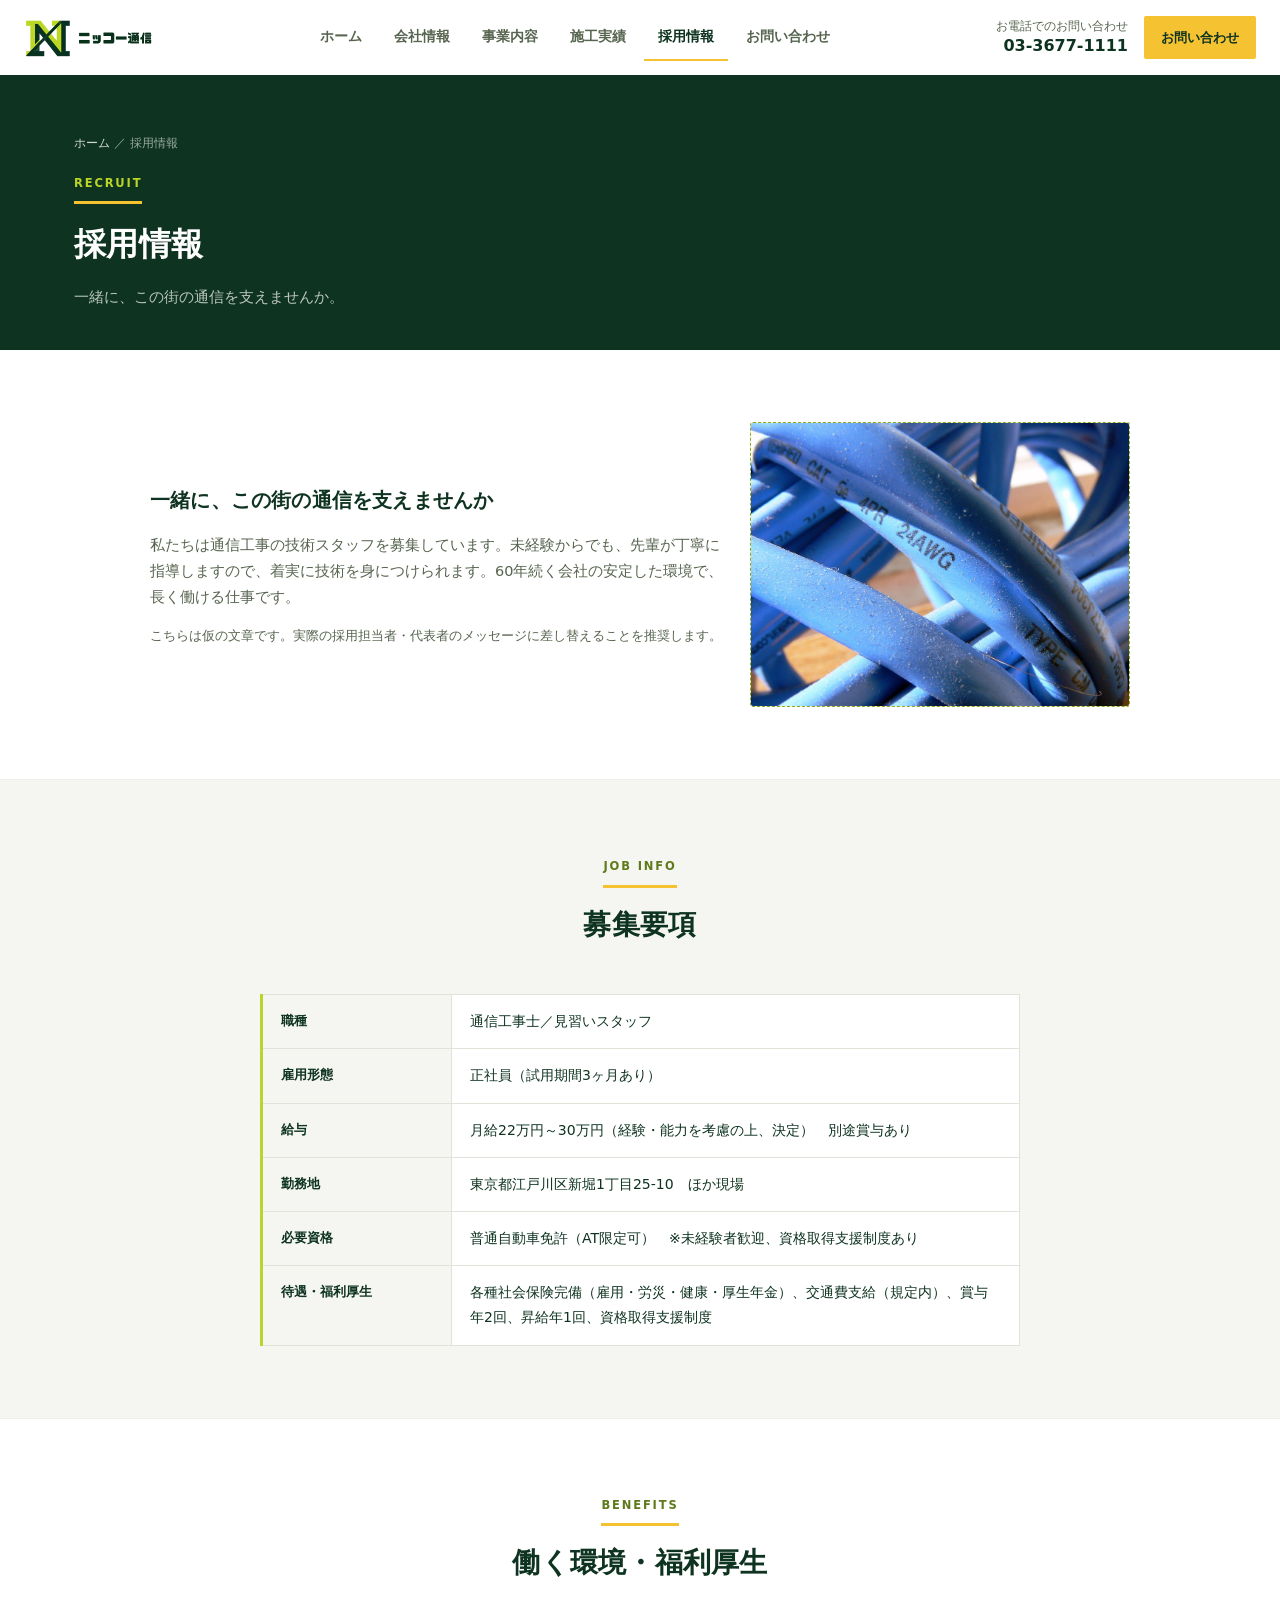
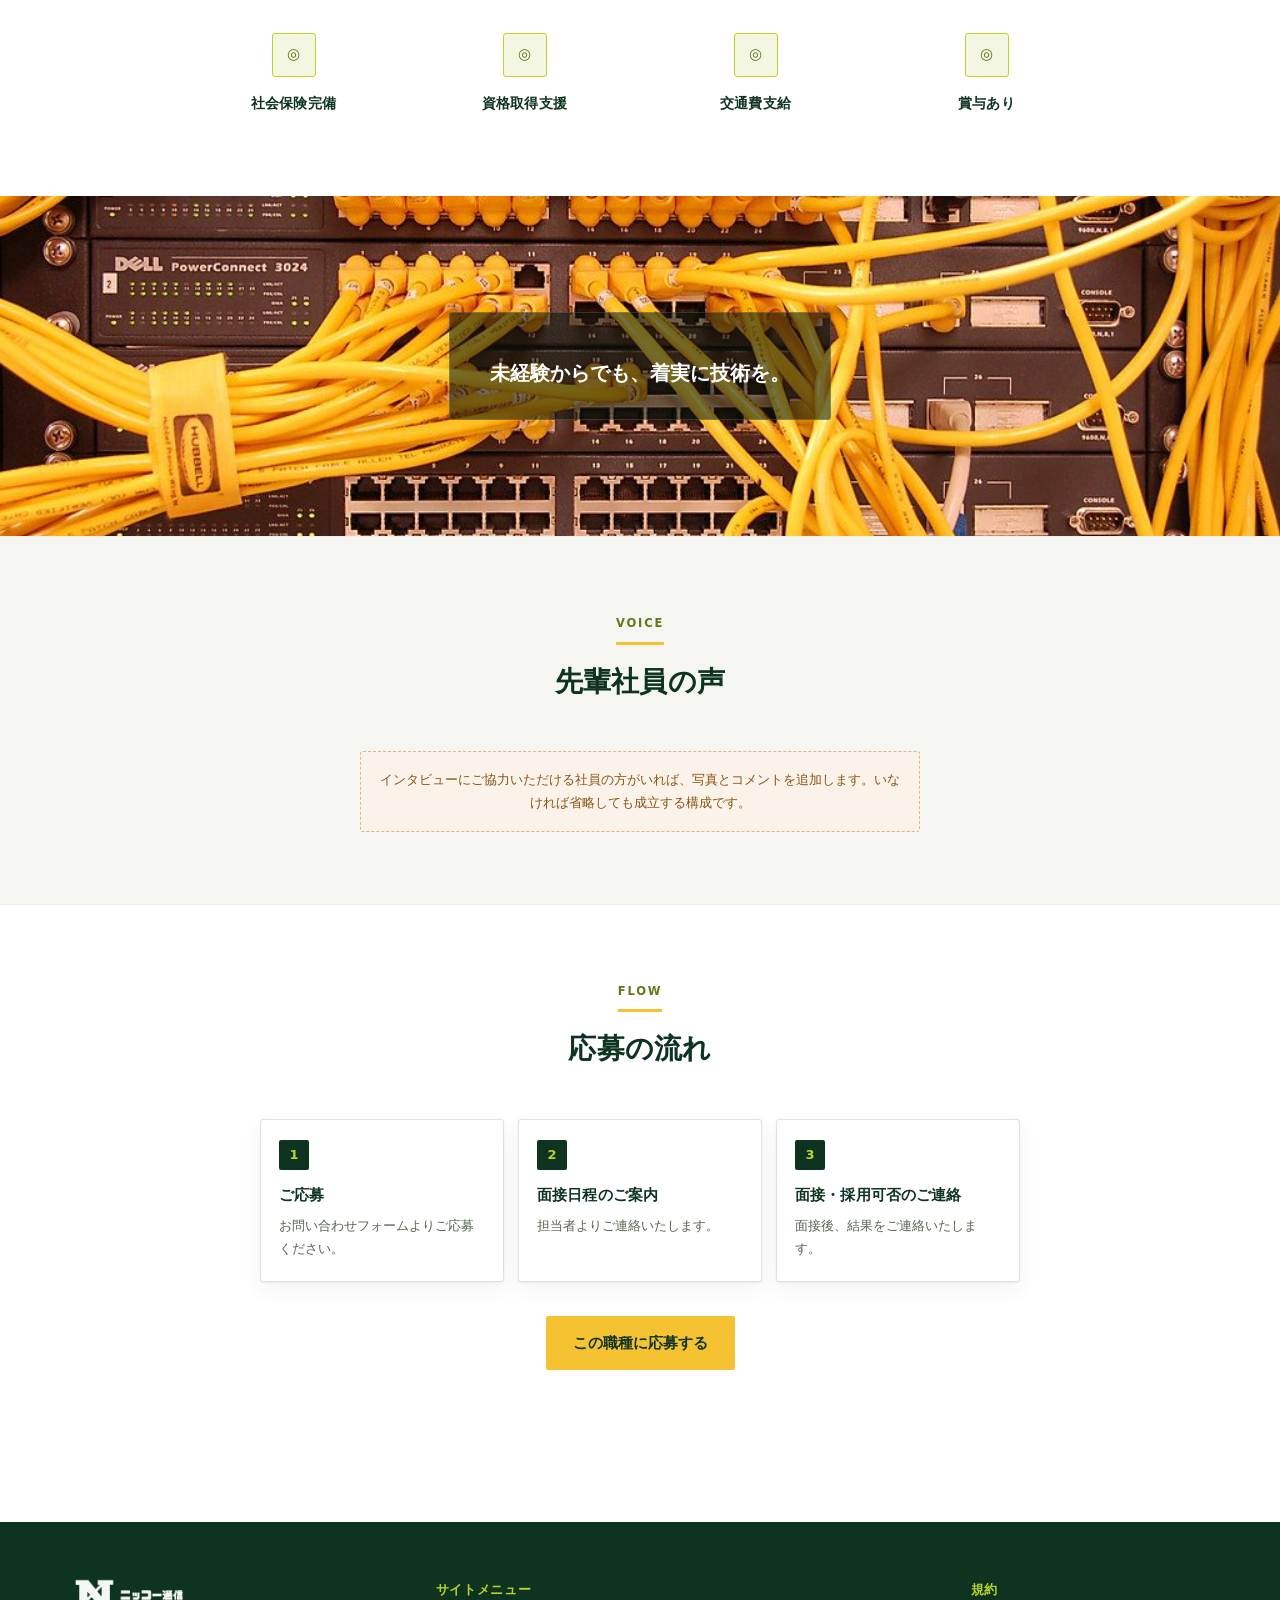
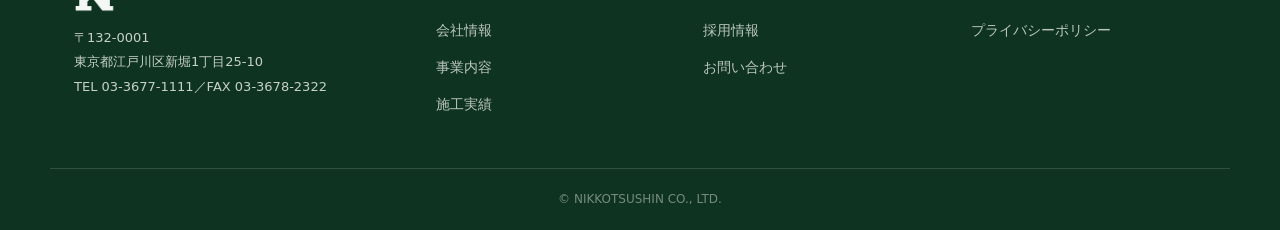
<file: recruit.html>
<!DOCTYPE html>
<html lang="ja">
<head>
<meta charset="UTF-8">
<meta name="viewport" content="width=device-width, initial-scale=1.0">
<title>採用情報 | ニッコー通信株式会社</title>
<meta name="description" content="ニッコー通信株式会社の採用情報。通信工事の技術スタッフを募集しています。">
<link rel="stylesheet" href="css/style.css?v=6">
</head>
<body>

<header class="site-header">
  <div class="inner">
    <a href="index.html" class="logo"><img src="img/logo.png" alt="ニッコー通信株式会社"></a>
    <nav class="main-nav">
      <a href="index.html">ホーム</a>
      <a href="company.html">会社情報</a>
      <a href="service.html">事業内容</a>
      <a href="works.html">施工実績</a>
      <a href="recruit.html" class="current">採用情報</a>
      <a href="contact.html">お問い合わせ</a>
    </nav>
    <div class="header-cta">
      <div class="tel-block">お電話でのお問い合わせ<br><span class="num">03-3677-1111</span></div>
      <a href="contact.html" class="btn sm">お問い合わせ</a>
    </div>
    <button class="hamburger" aria-label="メニューを開く" aria-expanded="false"><span></span><span></span><span></span></button>
  </div>
  <nav class="mobile-nav">
    <a href="index.html">ホーム</a>
    <a href="company.html">会社情報</a>
    <a href="service.html">事業内容</a>
    <a href="works.html">施工実績</a>
    <a href="recruit.html">採用情報</a>
    <a href="contact.html">お問い合わせ</a>
    <div class="tel-block">お電話でのお問い合わせ<br><span class="num">03-3677-1111</span></div>
  </nav>
</header>

<main>

  <section class="page-header">
    <div class="container">
      <div class="breadcrumb"><a href="index.html">ホーム</a> ／ 採用情報</div>
      <span class="eyebrow">RECRUIT</span>
      <h1>採用情報</h1>
      <p>一緒に、この街の通信を支えませんか。</p>
    </div>
  </section>

  <!-- 採用メッセージ -->
  <section class="section">
    <div class="container">
      <div class="grid" style="grid-template-columns:1fr 380px; max-width:980px; margin:0 auto; align-items:center;">
        <div>
          <h2 style="font-size:20px; margin-bottom:14px;">一緒に、この街の通信を支えませんか</h2>
          <p style="color:var(--ink-soft); font-size:14.5px;">私たちは通信工事の技術スタッフを募集しています。未経験からでも、先輩が丁寧に指導しますので、着実に技術を身につけられます。60年続く会社の安定した環境で、長く働ける仕事です。</p>
          <p class="small" style="margin-top:14px;">こちらは仮の文章です。実際の採用担当者・代表者のメッセージに差し替えることを推奨します。</p>
        </div>
        <div class="photo-ph full-bleed" style="aspect-ratio:4/3;"><img src="img/photos/svc-network.jpg" alt=""></div>
      </div>
    </div>
  </section>

  <!-- 募集要項 -->
  <section class="section alt">
    <div class="container">
      <div class="section-head"><span class="eyebrow">JOB INFO</span><h2>募集要項</h2></div>
      <div class="table-wrap" style="max-width:760px; margin:0 auto;">
        <table class="info-table">
          <tr><th>職種</th><td>通信工事士／見習いスタッフ</td></tr>
          <tr><th>雇用形態</th><td>正社員（試用期間3ヶ月あり）</td></tr>
          <tr><th>給与</th><td>月給22万円～30万円（経験・能力を考慮の上、決定）　別途賞与あり</td></tr>
          <tr><th>勤務地</th><td>東京都江戸川区新堀1丁目25-10　ほか現場</td></tr>
          <tr><th>必要資格</th><td>普通自動車免許（AT限定可）　※未経験者歓迎、資格取得支援制度あり</td></tr>
          <tr><th>待遇・福利厚生</th><td>各種社会保険完備（雇用・労災・健康・厚生年金）、交通費支給（規定内）、賞与年2回、昇給年1回、資格取得支援制度</td></tr>
        </table>
      </div>
    </div>
  </section>

  <!-- 働く環境 -->
  <section class="section">
    <div class="container">
      <div class="section-head"><span class="eyebrow">BENEFITS</span><h2>働く環境・福利厚生</h2></div>
      <div class="grid cols-4" style="max-width:900px; margin:0 auto;">
        <div class="reason-item"><div class="icon-badge">◎</div><h3 style="font-size:14px;">社会保険完備</h3></div>
        <div class="reason-item"><div class="icon-badge">◎</div><h3 style="font-size:14px;">資格取得支援</h3></div>
        <div class="reason-item"><div class="icon-badge">◎</div><h3 style="font-size:14px;">交通費支給</h3></div>
        <div class="reason-item"><div class="icon-badge">◎</div><h3 style="font-size:14px;">賞与あり</h3></div>
      </div>
    </div>
  </section>

  <!-- フォトバナー -->
  <section class="photo-banner">
    <img src="img/photos/banner-recruit.jpg" alt="">
    <div class="banner-content">
      <p style="font-size:20px; font-weight:700; max-width:34ch;">未経験からでも、着実に技術を。</p>
    </div>
  </section>

  <!-- 先輩の声 -->
  <section class="section alt">
    <div class="container text-center">
      <div class="section-head"><span class="eyebrow">VOICE</span><h2>先輩社員の声</h2></div>
      <div class="todo-block" style="max-width:560px; margin:0 auto;">インタビューにご協力いただける社員の方がいれば、写真とコメントを追加します。いなければ省略しても成立する構成です。</div>
    </div>
  </section>

  <!-- 応募の流れ -->
  <section class="section">
    <div class="container">
      <div class="section-head"><span class="eyebrow">FLOW</span><h2>応募の流れ</h2></div>
      <div class="steps" style="max-width:760px; margin:0 auto;">
        <div class="step"><div class="n">1</div><h4>ご応募</h4><p>お問い合わせフォームよりご応募ください。</p></div>
        <div class="step"><div class="n">2</div><h4>面接日程のご案内</h4><p>担当者よりご連絡いたします。</p></div>
        <div class="step"><div class="n">3</div><h4>面接・採用可否のご連絡</h4><p>面接後、結果をご連絡いたします。</p></div>
      </div>
      <p class="text-center" style="margin-top:34px;"><a href="contact.html" class="btn">この職種に応募する</a></p>
    </div>
  </section>

</main>

<footer class="site-footer">
  <div class="container footer-grid">
    <div>
      <img class="flogo" src="img/logo-white.png" alt="ニッコー通信株式会社">
      <p>〒132-0001<br>東京都江戸川区新堀1丁目25-10<br>TEL 03-3677-1111／FAX 03-3678-2322</p>
    </div>
    <div>
      <h4>サイトメニュー</h4>
      <ul><li><a href="company.html">会社情報</a></li><li><a href="service.html">事業内容</a></li><li><a href="works.html">施工実績</a></li></ul>
    </div>
    <div>
      <h4>&nbsp;</h4>
      <ul><li><a href="recruit.html">採用情報</a></li><li><a href="contact.html">お問い合わせ</a></li></ul>
    </div>
    <div>
      <h4>規約</h4>
      <ul><li><a href="privacy.html">プライバシーポリシー</a></li></ul>
    </div>
  </div>
  <div class="footer-bottom">© NIKKOTSUSHIN CO., LTD.</div>
</footer>

<script src="js/main.js?v=2"></script>
</body>
</html>
</file>
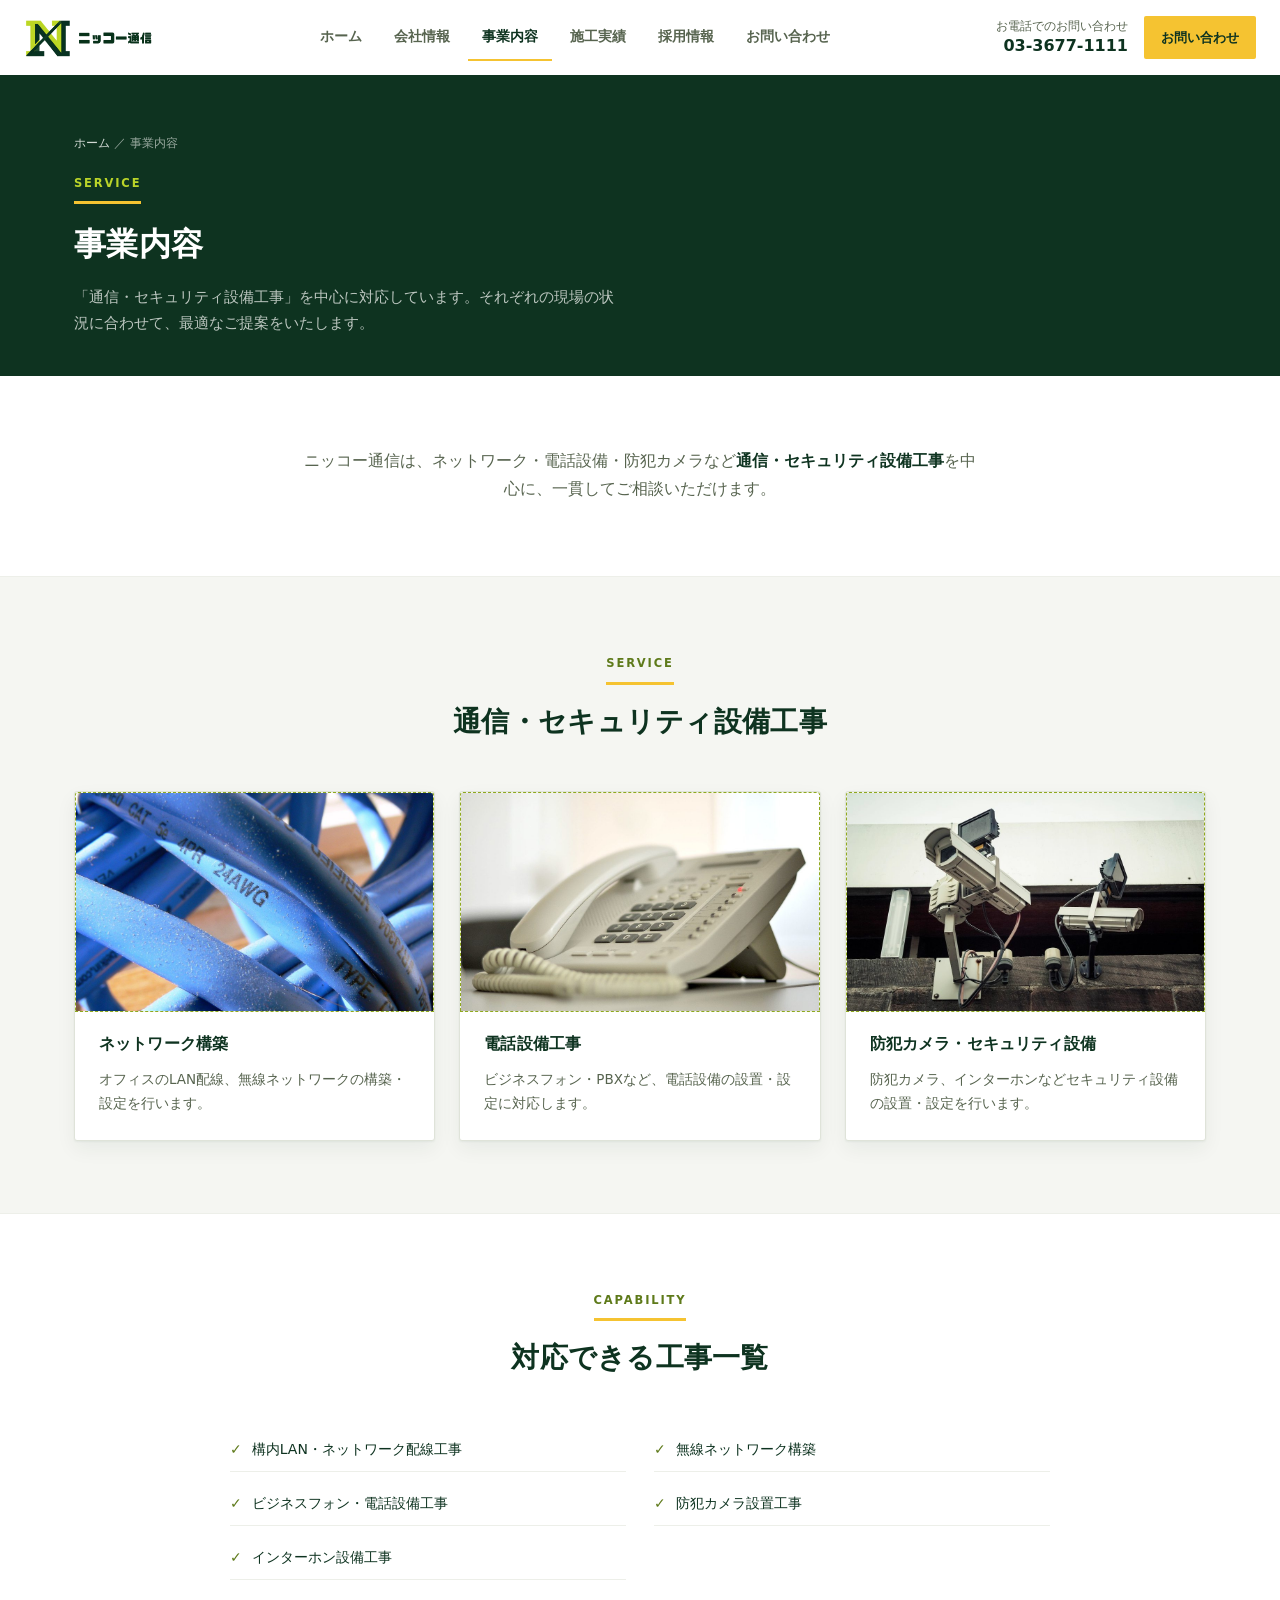
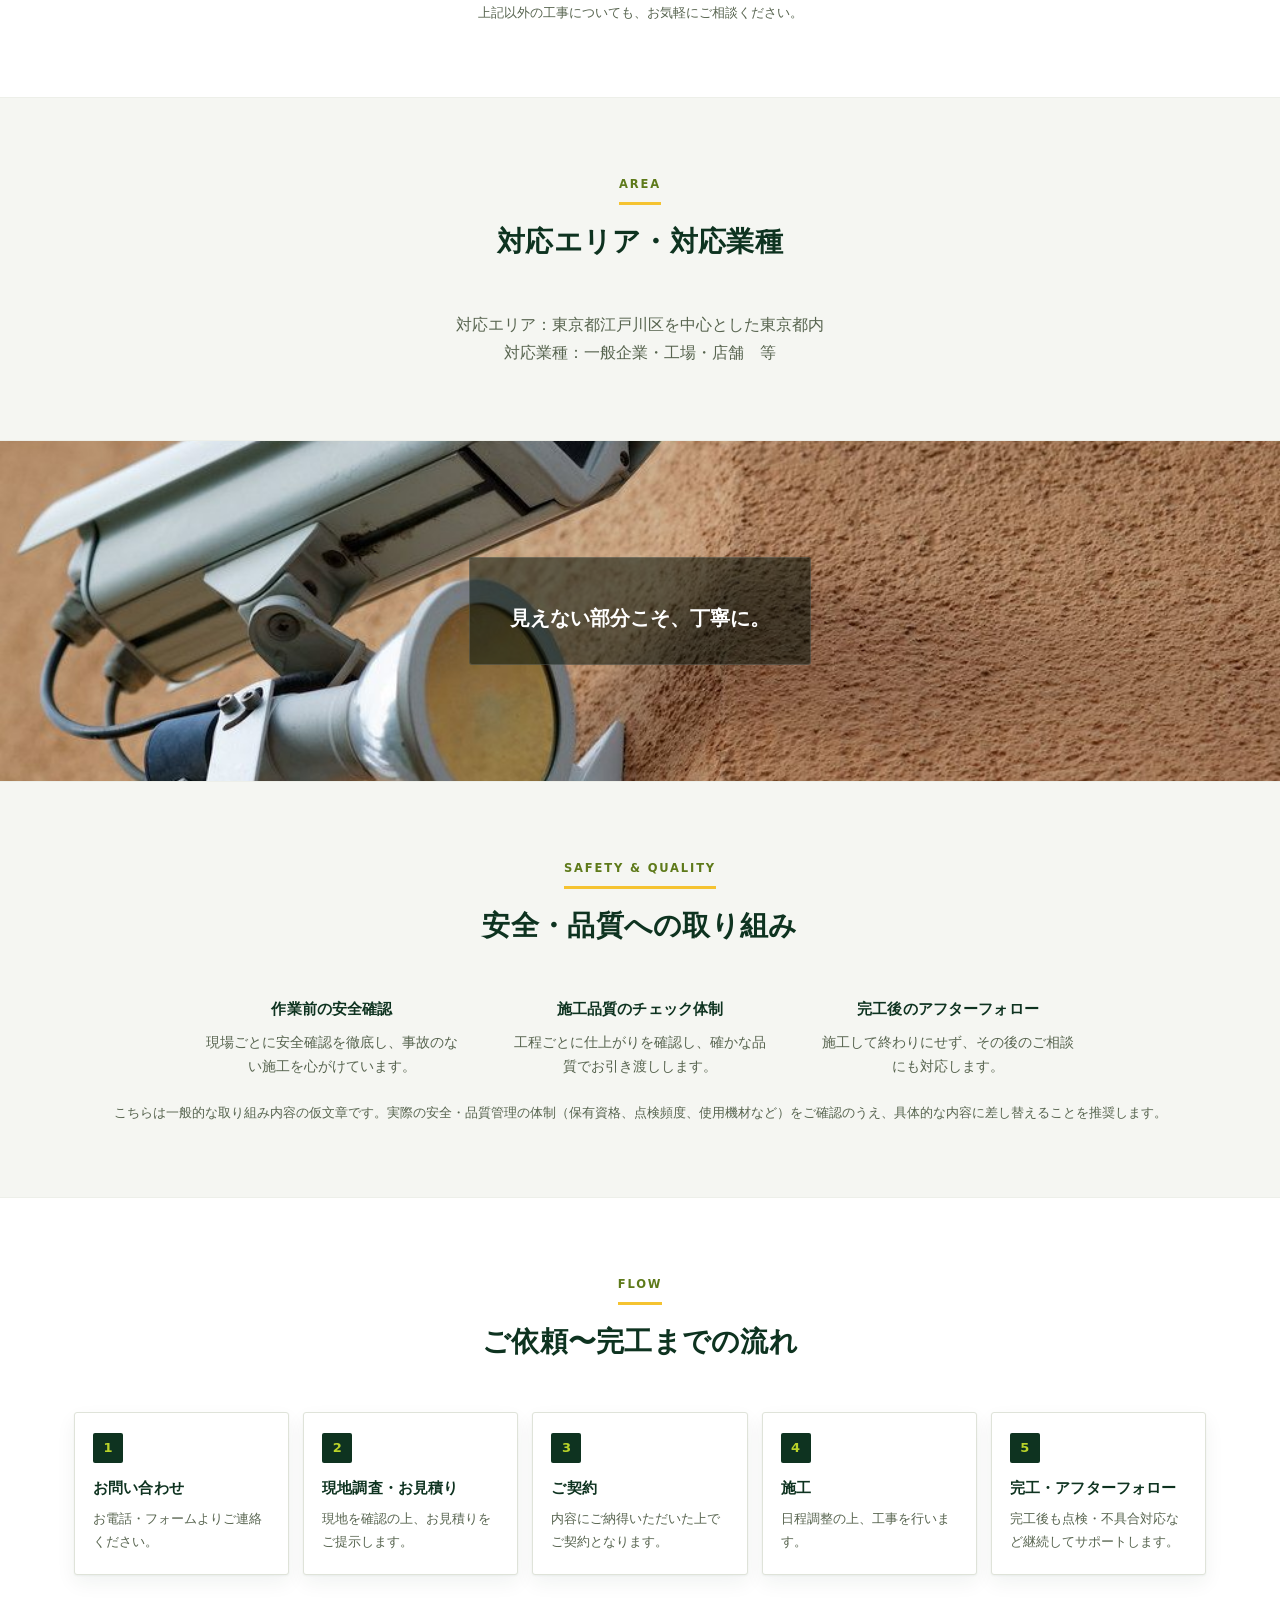
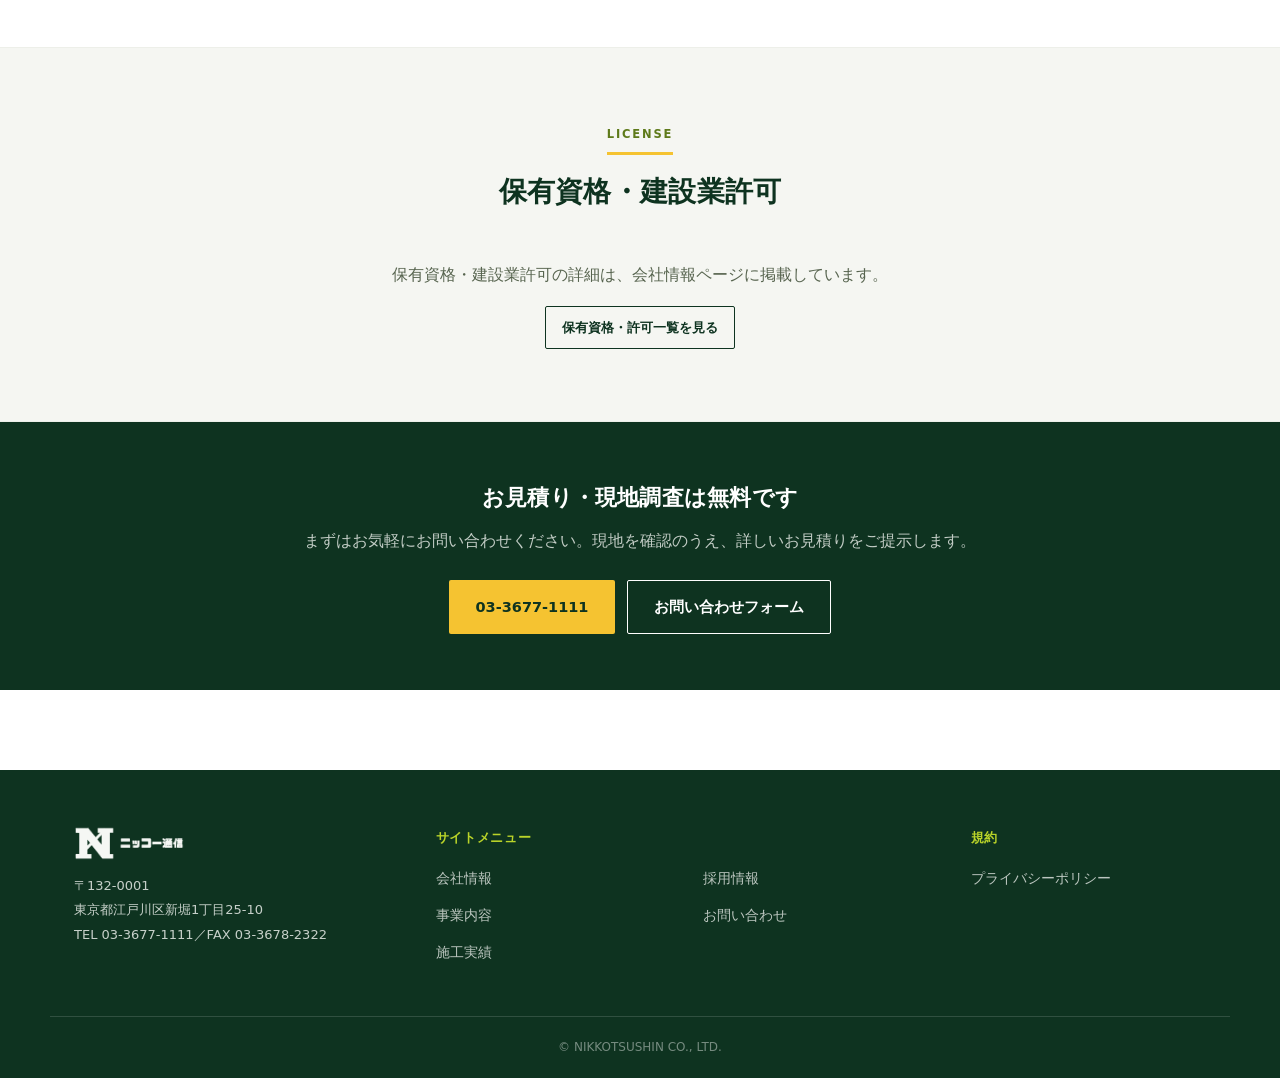
<file: service.html>
<!DOCTYPE html>
<html lang="ja">
<head>
<meta charset="UTF-8">
<meta name="viewport" content="width=device-width, initial-scale=1.0">
<title>事業内容 | ニッコー通信株式会社</title>
<meta name="description" content="通信・セキュリティ設備工事を中心に対応。ネットワーク構築、電話設備工事、防犯カメラ設置など。">
<link rel="stylesheet" href="css/style.css?v=6">
</head>
<body>

<header class="site-header">
  <div class="inner">
    <a href="index.html" class="logo"><img src="img/logo.png" alt="ニッコー通信株式会社"></a>
    <nav class="main-nav">
      <a href="index.html">ホーム</a>
      <a href="company.html">会社情報</a>
      <a href="service.html" class="current">事業内容</a>
      <a href="works.html">施工実績</a>
      <a href="recruit.html">採用情報</a>
      <a href="contact.html">お問い合わせ</a>
    </nav>
    <div class="header-cta">
      <div class="tel-block">お電話でのお問い合わせ<br><span class="num">03-3677-1111</span></div>
      <a href="contact.html" class="btn sm">お問い合わせ</a>
    </div>
    <button class="hamburger" aria-label="メニューを開く" aria-expanded="false"><span></span><span></span><span></span></button>
  </div>
  <nav class="mobile-nav">
    <a href="index.html">ホーム</a>
    <a href="company.html">会社情報</a>
    <a href="service.html">事業内容</a>
    <a href="works.html">施工実績</a>
    <a href="recruit.html">採用情報</a>
    <a href="contact.html">お問い合わせ</a>
    <div class="tel-block">お電話でのお問い合わせ<br><span class="num">03-3677-1111</span></div>
  </nav>
</header>

<main>

  <section class="page-header">
    <div class="container">
      <div class="breadcrumb"><a href="index.html">ホーム</a> ／ 事業内容</div>
      <span class="eyebrow">SERVICE</span>
      <h1>事業内容</h1>
      <p>「通信・セキュリティ設備工事」を中心に対応しています。それぞれの現場の状況に合わせて、最適なご提案をいたします。</p>
    </div>
  </section>

  <!-- イントロ -->
  <section class="section">
    <div class="container text-center">
      <p style="max-width:680px; margin:0 auto; color:var(--ink-soft);">ニッコー通信は、ネットワーク・電話設備・防犯カメラなど<strong style="color:var(--ink);">通信・セキュリティ設備工事</strong>を中心に、一貫してご相談いただけます。</p>
    </div>
  </section>

  <!-- 通信・セキュリティ工事 -->
  <section class="section alt">
    <div class="container">
      <div class="section-head"><span class="eyebrow">SERVICE</span><h2>通信・セキュリティ設備工事</h2></div>
      <div class="grid cols-3">
        <div class="card"><div class="card-photo photo-ph full-bleed" style="min-height:220px;"><img src="img/photos/svc-network.jpg" alt=""></div><h3>ネットワーク構築</h3><p>オフィスのLAN配線、無線ネットワークの構築・設定を行います。</p></div>
        <div class="card"><div class="card-photo photo-ph full-bleed" style="min-height:220px;"><img src="img/photos/svc-phone.jpg" alt=""></div><h3>電話設備工事</h3><p>ビジネスフォン・PBXなど、電話設備の設置・設定に対応します。</p></div>
        <div class="card"><div class="card-photo photo-ph full-bleed" style="min-height:220px;"><img src="img/photos/svc-camera.jpg" alt=""></div><h3>防犯カメラ・セキュリティ設備</h3><p>防犯カメラ、インターホンなどセキュリティ設備の設置・設定を行います。</p></div>
      </div>
    </div>
  </section>

  <!-- 対応できる工事一覧 -->
  <section class="section">
    <div class="container">
      <div class="section-head"><span class="eyebrow">CAPABILITY</span><h2>対応できる工事一覧</h2></div>
      <ul class="checklist">
        <li>構内LAN・ネットワーク配線工事</li>
        <li>無線ネットワーク構築</li>
        <li>ビジネスフォン・電話設備工事</li>
        <li>防犯カメラ設置工事</li>
        <li>インターホン設備工事</li>
      </ul>
      <p class="text-center small" style="margin-top:22px;">上記以外の工事についても、お気軽にご相談ください。</p>
    </div>
  </section>

  <!-- 対応エリア -->
  <section class="section alt">
    <div class="container text-center">
      <div class="section-head"><span class="eyebrow">AREA</span><h2>対応エリア・対応業種</h2></div>
      <p style="max-width:560px; margin:0 auto; color:var(--ink-soft);">対応エリア：東京都江戸川区を中心とした東京都内<br>対応業種：一般企業・工場・店舗　等</p>
    </div>
  </section>

  <!-- フォトバナー -->
  <section class="photo-banner">
    <img src="img/photos/works-3.jpg" alt="">
    <div class="banner-content">
      <p style="font-size:20px; font-weight:700; max-width:34ch;">見えない部分こそ、丁寧に。</p>
    </div>
  </section>

  <!-- 安全・品質への取り組み -->
  <section class="section alt">
    <div class="container">
      <div class="section-head"><span class="eyebrow">SAFETY & QUALITY</span><h2>安全・品質への取り組み</h2></div>
      <div class="grid cols-3" style="max-width:900px; margin:0 auto;">
        <div class="reason-item"><h3 style="font-size:14.5px;">作業前の安全確認</h3><p>現場ごとに安全確認を徹底し、事故のない施工を心がけています。</p></div>
        <div class="reason-item"><h3 style="font-size:14.5px;">施工品質のチェック体制</h3><p>工程ごとに仕上がりを確認し、確かな品質でお引き渡しします。</p></div>
        <div class="reason-item"><h3 style="font-size:14.5px;">完工後のアフターフォロー</h3><p>施工して終わりにせず、その後のご相談にも対応します。</p></div>
      </div>
      <p class="text-center small" style="margin-top:24px;">こちらは一般的な取り組み内容の仮文章です。実際の安全・品質管理の体制（保有資格、点検頻度、使用機材など）をご確認のうえ、具体的な内容に差し替えることを推奨します。</p>
    </div>
  </section>

  <!-- 工事の流れ -->
  <section class="section">
    <div class="container">
      <div class="section-head"><span class="eyebrow">FLOW</span><h2>ご依頼〜完工までの流れ</h2></div>
      <div class="steps">
        <div class="step"><div class="n">1</div><h4>お問い合わせ</h4><p>お電話・フォームよりご連絡ください。</p></div>
        <div class="step"><div class="n">2</div><h4>現地調査・お見積り</h4><p>現地を確認の上、お見積りをご提示します。</p></div>
        <div class="step"><div class="n">3</div><h4>ご契約</h4><p>内容にご納得いただいた上でご契約となります。</p></div>
        <div class="step"><div class="n">4</div><h4>施工</h4><p>日程調整の上、工事を行います。</p></div>
        <div class="step"><div class="n">5</div><h4>完工・アフターフォロー</h4><p>完工後も点検・不具合対応など継続してサポートします。</p></div>
      </div>
    </div>
  </section>

  <!-- 保有資格・建設業許可 -->
  <section class="section alt">
    <div class="container text-center">
      <div class="section-head"><span class="eyebrow">LICENSE</span><h2>保有資格・建設業許可</h2></div>
      <p style="color:var(--ink-soft);">保有資格・建設業許可の詳細は、会社情報ページに掲載しています。</p>
      <p style="margin-top:16px;"><a href="company.html#license" class="btn sm on-paper outline">保有資格・許可一覧を見る</a></p>
    </div>
  </section>

  <section class="cta-band">
    <div class="container">
      <h2>お見積り・現地調査は無料です</h2>
      <p>まずはお気軽にお問い合わせください。現地を確認のうえ、詳しいお見積りをご提示します。</p>
      <div class="cta-row">
        <a href="tel:0336771111" class="btn">03-3677-1111</a>
        <a href="contact.html" class="btn outline">お問い合わせフォーム</a>
      </div>
    </div>
  </section>

</main>

<footer class="site-footer">
  <div class="container footer-grid">
    <div>
      <img class="flogo" src="img/logo-white.png" alt="ニッコー通信株式会社">
      <p>〒132-0001<br>東京都江戸川区新堀1丁目25-10<br>TEL 03-3677-1111／FAX 03-3678-2322</p>
    </div>
    <div>
      <h4>サイトメニュー</h4>
      <ul><li><a href="company.html">会社情報</a></li><li><a href="service.html">事業内容</a></li><li><a href="works.html">施工実績</a></li></ul>
    </div>
    <div>
      <h4>&nbsp;</h4>
      <ul><li><a href="recruit.html">採用情報</a></li><li><a href="contact.html">お問い合わせ</a></li></ul>
    </div>
    <div>
      <h4>規約</h4>
      <ul><li><a href="privacy.html">プライバシーポリシー</a></li></ul>
    </div>
  </div>
  <div class="footer-bottom">© NIKKOTSUSHIN CO., LTD.</div>
</footer>

<script src="js/main.js?v=2"></script>
</body>
</html>
</file>
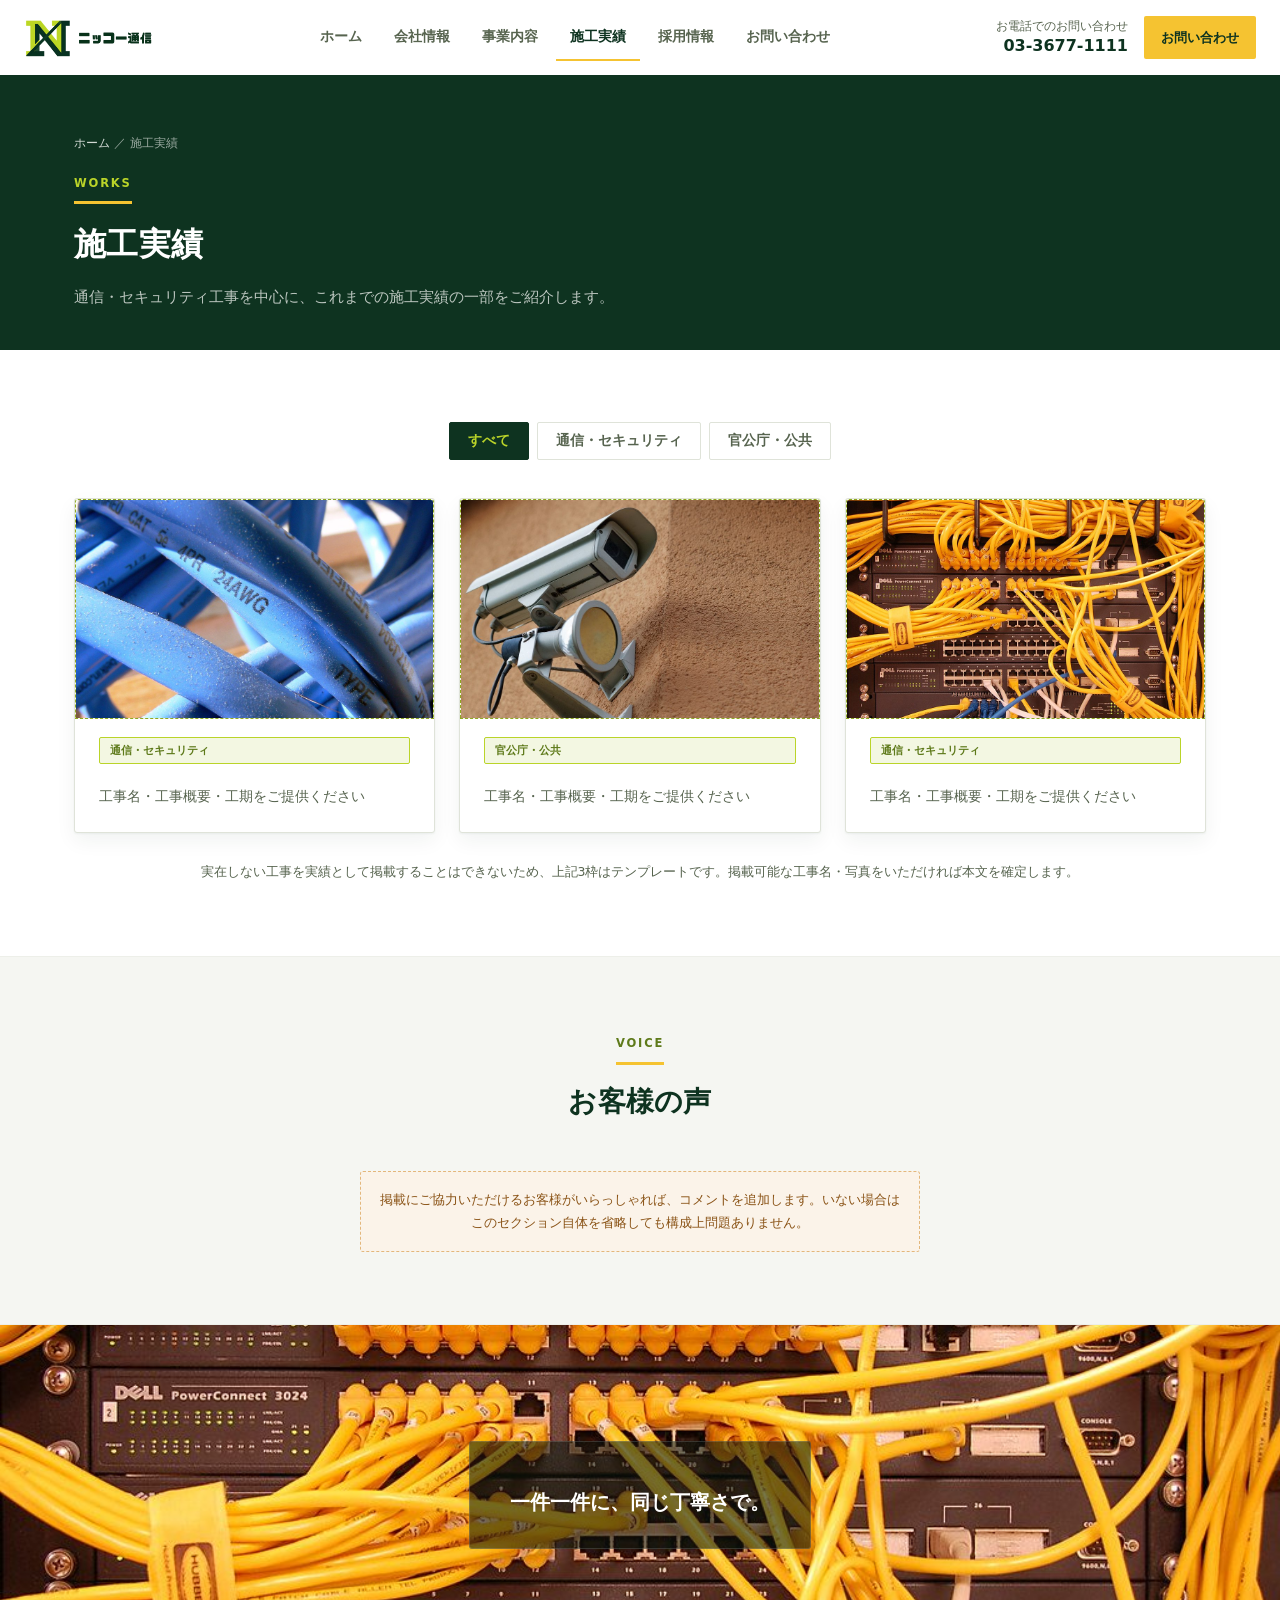
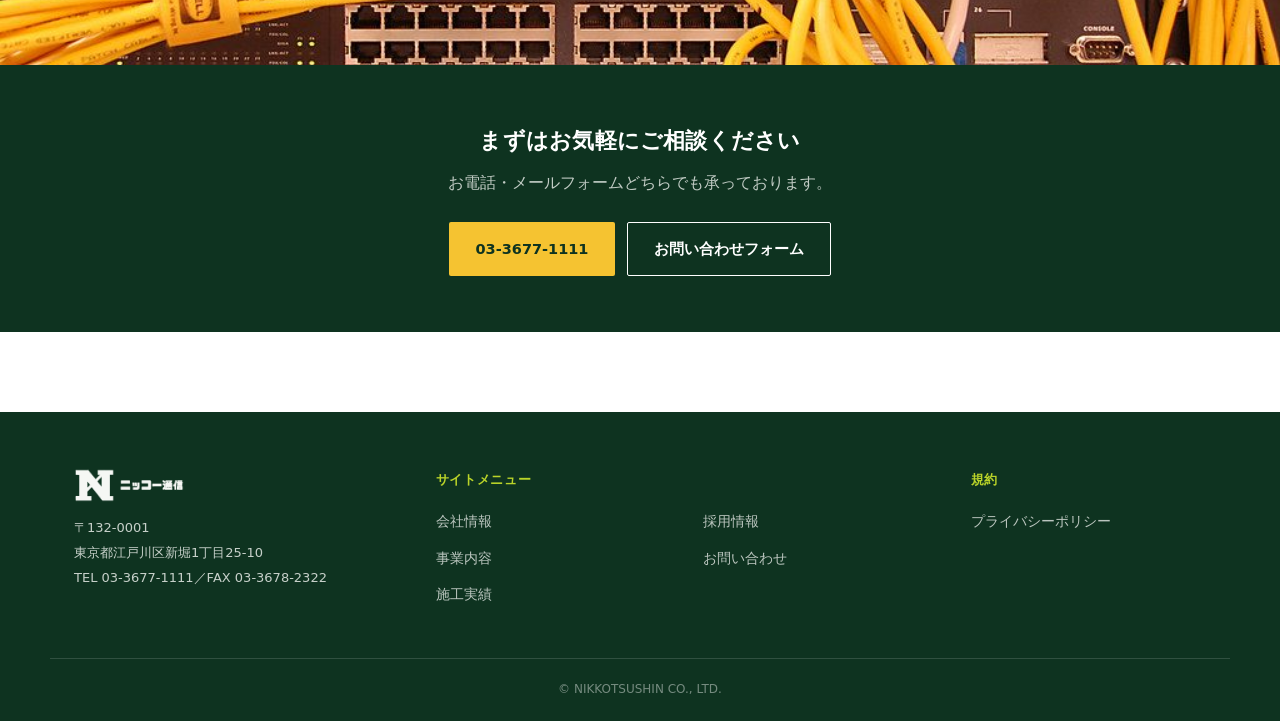
<file: works.html>
<!DOCTYPE html>
<html lang="ja">
<head>
<meta charset="UTF-8">
<meta name="viewport" content="width=device-width, initial-scale=1.0">
<title>施工実績 | ニッコー通信株式会社</title>
<meta name="description" content="ニッコー通信株式会社の施工実績。通信・セキュリティ工事を中心に、これまでの実績の一部をご紹介します。">
<link rel="stylesheet" href="css/style.css?v=6">
</head>
<body>

<header class="site-header">
  <div class="inner">
    <a href="index.html" class="logo"><img src="img/logo.png" alt="ニッコー通信株式会社"></a>
    <nav class="main-nav">
      <a href="index.html">ホーム</a>
      <a href="company.html">会社情報</a>
      <a href="service.html">事業内容</a>
      <a href="works.html" class="current">施工実績</a>
      <a href="recruit.html">採用情報</a>
      <a href="contact.html">お問い合わせ</a>
    </nav>
    <div class="header-cta">
      <div class="tel-block">お電話でのお問い合わせ<br><span class="num">03-3677-1111</span></div>
      <a href="contact.html" class="btn sm">お問い合わせ</a>
    </div>
    <button class="hamburger" aria-label="メニューを開く" aria-expanded="false"><span></span><span></span><span></span></button>
  </div>
  <nav class="mobile-nav">
    <a href="index.html">ホーム</a>
    <a href="company.html">会社情報</a>
    <a href="service.html">事業内容</a>
    <a href="works.html">施工実績</a>
    <a href="recruit.html">採用情報</a>
    <a href="contact.html">お問い合わせ</a>
    <div class="tel-block">お電話でのお問い合わせ<br><span class="num">03-3677-1111</span></div>
  </nav>
</header>

<main>

  <section class="page-header">
    <div class="container">
      <div class="breadcrumb"><a href="index.html">ホーム</a> ／ 施工実績</div>
      <span class="eyebrow">WORKS</span>
      <h1>施工実績</h1>
      <p>通信・セキュリティ工事を中心に、これまでの施工実績の一部をご紹介します。</p>
    </div>
  </section>

  <section class="section">
    <div class="container">

      <div class="filters">
        <button class="filter-btn active" data-filter="all">すべて</button>
        <button class="filter-btn" data-filter="comm">通信・セキュリティ</button>
        <button class="filter-btn" data-filter="public">官公庁・公共</button>
      </div>

      <div class="grid cols-3">
        <div class="card work-card show" data-category="comm">
          <div class="card-photo photo-ph full-bleed" style="min-height:220px;"><img src="img/photos/works-2.jpg?v=2" alt=""></div>
          <span class="tag">通信・セキュリティ</span>
          <p class="small" style="color:var(--ink-soft); margin-top:10px;">工事名・工事概要・工期をご提供ください</p>
        </div>
        <div class="card work-card show" data-category="public">
          <div class="card-photo photo-ph full-bleed" style="min-height:220px;"><img src="img/photos/works-3.jpg" alt=""></div>
          <span class="tag">官公庁・公共</span>
          <p class="small" style="color:var(--ink-soft); margin-top:10px;">工事名・工事概要・工期をご提供ください</p>
        </div>
        <div class="card work-card show" data-category="comm">
          <div class="card-photo photo-ph full-bleed" style="min-height:220px;"><img src="img/photos/works-5.jpg" alt=""></div>
          <span class="tag">通信・セキュリティ</span>
          <p class="small" style="color:var(--ink-soft); margin-top:10px;">工事名・工事概要・工期をご提供ください</p>
        </div>
      </div>

      <p class="text-center small" style="margin-top:28px;">実在しない工事を実績として掲載することはできないため、上記3枠はテンプレートです。掲載可能な工事名・写真をいただければ本文を確定します。</p>
    </div>
  </section>

  <!-- お客様の声（任意） -->
  <section class="section alt">
    <div class="container text-center">
      <div class="section-head"><span class="eyebrow">VOICE</span><h2>お客様の声</h2></div>
      <div class="todo-block" style="max-width:560px; margin:0 auto;">掲載にご協力いただけるお客様がいらっしゃれば、コメントを追加します。いない場合はこのセクション自体を省略しても構成上問題ありません。</div>
    </div>
  </section>

  <!-- フォトバナー -->
  <section class="photo-banner">
    <img src="img/photos/cat-comm.jpg" alt="">
    <div class="banner-content">
      <p style="font-size:20px; font-weight:700; max-width:34ch;">一件一件に、同じ丁寧さで。</p>
    </div>
  </section>

  <section class="cta-band">
    <div class="container">
      <h2>まずはお気軽にご相談ください</h2>
      <p>お電話・メールフォームどちらでも承っております。</p>
      <div class="cta-row">
        <a href="tel:0336771111" class="btn">03-3677-1111</a>
        <a href="contact.html" class="btn outline">お問い合わせフォーム</a>
      </div>
    </div>
  </section>

</main>

<footer class="site-footer">
  <div class="container footer-grid">
    <div>
      <img class="flogo" src="img/logo-white.png" alt="ニッコー通信株式会社">
      <p>〒132-0001<br>東京都江戸川区新堀1丁目25-10<br>TEL 03-3677-1111／FAX 03-3678-2322</p>
    </div>
    <div>
      <h4>サイトメニュー</h4>
      <ul><li><a href="company.html">会社情報</a></li><li><a href="service.html">事業内容</a></li><li><a href="works.html">施工実績</a></li></ul>
    </div>
    <div>
      <h4>&nbsp;</h4>
      <ul><li><a href="recruit.html">採用情報</a></li><li><a href="contact.html">お問い合わせ</a></li></ul>
    </div>
    <div>
      <h4>規約</h4>
      <ul><li><a href="privacy.html">プライバシーポリシー</a></li></ul>
    </div>
  </div>
  <div class="footer-bottom">© NIKKOTSUSHIN CO., LTD.</div>
</footer>

<script src="js/main.js?v=2"></script>
</body>
</html>
</file>
<file: css/style.css>
/* ==========================================================
   ニッコー通信株式会社 コーポレートサイト
   コーポレートカラー：黄緑(メイン) × 深緑(ベース) × 黄色(差し色)
   ========================================================== */

:root{
  --ink:#0E3320;          /* 深緑：ベースカラー（本文・見出し・ダーク背景） */
  --ink-soft:#57644F;
  --paper:#FFFFFF;         /* 背景：白 */
  --paper-2:#F5F6F2;       /* 背景：薄いグレー（セクションの区切り用） */
  --panel:#FFFFFF;

  --lime:#BAD429;          /* 黄緑：メインカラー */
  --lime-deep:#8FA820;     /* 黄緑（濃）：ホバー・境界線用 */
  --lime-ink:#5E7A1A;      /* 黄緑（文字用に暗くした版。白背景での可読性確保） */
  --lime-tint:#F3F7E2;     /* 黄緑の淡いチント（バッジ・タグの背景） */

  --yellow:#F5C331;        /* 黄色：アクセント（ボタン・見出しラインのみに限定使用） */
  --yellow-deep:#DDA80F;

  --secondary:#7C9689;
  --line:#DFE3D9;
  --line-soft:#EDEFE9;
  --danger:#9B4A3F;

  --radius-sm:2px;
  --radius-md:3px;
  --radius-lg:4px;
  --shadow:0 1px 2px rgba(14,51,32,.05), 0 8px 20px rgba(14,51,32,.06);
  --container:1180px;
}

*{ box-sizing:border-box; }
html{ scroll-behavior:smooth; }
section[id]{ scroll-margin-top:76px; }
body{
  margin:0;
  background:var(--paper);
  color:var(--ink);
  font-family:"Hiragino Sans","Hiragino Kaku Gothic ProN","Yu Gothic UI","Meiryo",system-ui,sans-serif;
  line-height:1.8;
  font-size:15.5px;
  -webkit-font-smoothing:antialiased;
}
h1,h2,h3,h4{ margin:0; font-weight:800; letter-spacing:.01em; text-wrap:balance; }
p{ margin:0; }
a{ color:inherit; text-decoration:none; }
ul{ margin:0; padding:0; list-style:none; }
img{ max-width:100%; display:block; }
button{ font-family:inherit; cursor:pointer; }

.container{ max-width:var(--container); margin:0 auto; padding:0 24px; }

/* ---------- 見出し共通 ---------- */
.eyebrow{
  display:inline-block; font-size:11.5px; font-weight:800; letter-spacing:.16em;
  color:var(--lime-ink); text-transform:uppercase; margin-bottom:12px;
  padding-bottom:8px; border-bottom:3px solid var(--yellow);
}
.section-head{ text-align:center; max-width:640px; margin:0 auto 44px; }
.section-head h2{ font-size:clamp(22px,3vw,28px); margin-bottom:10px; }
.section-head p{ color:var(--ink-soft); font-size:14.5px; }

.section{ padding:72px 0; }
.section.alt{ background:var(--paper-2); border-top:1px solid var(--line-soft); border-bottom:1px solid var(--line-soft); }

/* ---------- ボタン ---------- */
.btn{
  display:inline-flex; align-items:center; justify-content:center; gap:8px;
  padding:13px 26px; border-radius:var(--radius-sm);
  font-size:14.5px; font-weight:800; border:1.5px solid transparent;
  background:var(--yellow); color:var(--ink); transition:background .15s ease, transform .1s ease, border-color .15s ease, color .15s ease;
  white-space:nowrap;
}
.btn:hover{ background:var(--yellow-deep); }
.btn:active{ transform:translateY(1px); }
.btn.outline{ background:transparent; border-color:currentColor; color:inherit; }
.btn.outline:hover{ background:rgba(255,255,255,.1); }
.btn.on-paper.outline{ border-color:var(--ink); color:var(--ink); }
.btn.on-paper.outline:hover{ background:var(--paper-2); }
.btn.sm{ padding:9px 16px; font-size:13px; }
.btn:focus-visible, a:focus-visible, button:focus-visible, input:focus-visible, textarea:focus-visible, select:focus-visible{
  outline:2.5px solid var(--lime-deep); outline-offset:2px;
}

/* ---------- ヘッダー ---------- */
.site-header{
  position:sticky; top:0; z-index:50; background:var(--paper);
  border-bottom:2px solid var(--ink);
}
.site-header .inner{ display:flex; align-items:center; justify-content:space-between; padding:14px 24px; gap:20px; }
.logo{ flex:none; display:flex; align-items:center; }
.logo img{ height:40px; width:auto; }

.main-nav{ display:flex; align-items:center; gap:4px; }
.main-nav a{
  font-size:14px; font-weight:700; color:var(--ink-soft); padding:10px 14px;
  border-bottom:2.5px solid transparent;
}
.main-nav a:hover{ color:var(--ink); border-bottom-color:var(--lime); }
.main-nav a.current{ color:var(--ink); border-bottom-color:var(--yellow); }

.header-cta{ display:flex; align-items:center; gap:16px; flex:none; }
.tel-block{ text-align:right; font-size:12px; color:var(--ink-soft); line-height:1.4; }
.tel-block .num{ font-size:16px; font-weight:800; color:var(--ink); }

.hamburger{
  display:none; flex-direction:column; justify-content:center; gap:5px;
  width:28px; height:28px; background:none; border:none; padding:0; flex:none;
}
.hamburger span{ height:2px; background:var(--ink); display:block; }

.mobile-nav{
  display:none; flex-direction:column; background:var(--panel); border-bottom:1px solid var(--line);
  padding:8px 24px 18px;
}
.mobile-nav a{ padding:12px 4px; font-size:15px; font-weight:600; border-bottom:1px solid var(--line-soft); }
.mobile-nav .tel-block{ text-align:left; padding:14px 4px 4px; }

body.nav-open .mobile-nav{ display:flex; }
body.nav-open .hamburger span:nth-child(1){ transform:translateY(7px) rotate(45deg); }
body.nav-open .hamburger span:nth-child(2){ opacity:0; }
body.nav-open .hamburger span:nth-child(3){ transform:translateY(-7px) rotate(-45deg); }

@media (max-width:880px){
  .main-nav{ display:none; }
  .header-cta .tel-block{ display:none; }
  .hamburger{ display:flex; }
}

/* ---------- ページヘッダー(下層ページ) ---------- */
.page-header{ background:var(--ink); color:var(--paper); padding:56px 0 40px; }
.page-header .eyebrow, .hero .eyebrow{ color:var(--lime); border-bottom-color:var(--yellow); }
.page-header h1{ font-size:clamp(24px,3.4vw,32px); color:#fff; }
.page-header p{ margin-top:10px; color:rgba(245,247,244,.75); max-width:60ch; font-size:14.5px; }
.breadcrumb{ font-size:12px; color:rgba(245,247,244,.6); margin-bottom:14px; }
.breadcrumb a{ color:rgba(245,247,244,.85); }
.breadcrumb a:hover{ text-decoration:underline; }

/* ---------- ヒーロー(トップ) : フルブリード背景写真 ---------- */
.hero{
  position:relative; color:#fff; overflow:hidden;
  min-height:min(78vh, 720px); display:flex; align-items:flex-end;
  background:var(--ink);
}
.hero .hero-bg{
  position:absolute; inset:0; width:100%; height:100%; object-fit:cover; object-position:center 30%;
  opacity:.85;
}
.hero::before{
  content:""; position:absolute; inset:0;
  background:linear-gradient(0deg, rgba(9,33,21,.97) 0%, rgba(9,33,21,.92) 40%, rgba(9,33,21,.68) 72%, rgba(9,33,21,.32) 100%);
}
.hero .inner{ position:relative; z-index:1; padding:64px 24px 56px; max-width:760px; }
.hero h1{ font-size:clamp(28px,4.6vw,46px); color:#fff; line-height:1.4; text-shadow:0 2px 16px rgba(0,0,0,.45); }
.hero p.lead{ margin-top:18px; color:rgba(245,247,244,.92); font-size:16px; max-width:50ch; text-shadow:0 1px 10px rgba(0,0,0,.4); }
.hero .cta-row{ display:flex; gap:12px; margin-top:28px; flex-wrap:wrap; }
.hero .photo-credit{ position:absolute; right:14px; bottom:10px; z-index:1; font-size:10px; color:rgba(255,255,255,.45); }
@media (max-width:640px){
  .hero{ min-height:560px; }
}

/* ---------- フィーチャー行（大きな写真＋テキスト、左右交互） ---------- */
.feature-row{ display:grid; grid-template-columns:1fr 1fr; gap:0; align-items:stretch; min-height:420px; }
.feature-row .feature-photo{ position:relative; overflow:hidden; min-height:280px; }
.feature-row .feature-photo img{ position:absolute; inset:0; width:100%; height:100%; object-fit:cover; }
.feature-row .feature-text{ display:flex; flex-direction:column; justify-content:center; padding:48px 56px; }
.feature-row.reverse{ grid-template-columns:1fr 1fr; }
.feature-row.reverse .feature-photo{ order:2; }
.feature-row.reverse .feature-text{ order:1; }
.feature-row .feature-text h3{ font-size:22px; margin-bottom:14px; }
.feature-row .feature-text p{ color:var(--ink-soft); font-size:14.5px; max-width:46ch; }
@media (max-width:880px){
  .feature-row, .feature-row.reverse{ grid-template-columns:1fr; min-height:0; }
  .feature-row .feature-photo, .feature-row.reverse .feature-photo{ order:1; min-height:240px; }
  .feature-row .feature-text, .feature-row.reverse .feature-text{ order:2; padding:36px 24px; }
}

/* ---------- フルブリード画像バナー(統計・引用の重ね表示) ---------- */
.photo-banner{ position:relative; min-height:340px; display:flex; align-items:center; justify-content:center; overflow:hidden; }
.photo-banner img{ position:absolute; inset:0; width:100%; height:100%; object-fit:cover; }
.photo-banner::before{ content:""; position:absolute; inset:0; background:rgba(7,24,16,.86); }
.photo-banner .banner-content{
  position:relative; z-index:1; text-align:center; color:#fff; padding:28px 40px;
  background:rgba(6,20,13,.55); border:1px solid rgba(255,255,255,.14); border-radius:var(--radius-md);
  max-width:min(90%,640px);
}
.photo-banner .banner-content .stat{ font-size:clamp(40px,7vw,64px); font-weight:800; color:var(--lime); line-height:1; }
.photo-banner .banner-content p{ margin-top:14px; font-size:16px; color:#fff; max-width:44ch; margin-left:auto; margin-right:auto; }

/* ---------- 汎用フォトプレースホルダー ---------- */
.photo-ph{
  background:var(--lime-tint); border:1px dashed var(--lime-deep); border-radius:var(--radius-md);
  display:flex; flex-direction:column; align-items:center; justify-content:center; text-align:center; color:var(--ink-soft);
  font-size:11px; padding:14px; min-height:120px; gap:8px; overflow:hidden;
}
.photo-ph img{ max-height:56px; width:auto; }
.photo-ph .ph-caption{ font-size:10.5px; color:var(--ink-soft); opacity:.75; }
.photo-ph.dark{ background:rgba(255,255,255,.05); border-color:rgba(255,255,255,.2); color:rgba(245,247,244,.55); }

/* full-bleed: 元画像の縦横比に関わらず、必ずコンテナの高さぴったりに切り抜く */
.photo-ph.full-bleed{
  padding:0; position:relative; display:block; min-height:120px;
}
.photo-ph.full-bleed img{
  position:absolute; inset:0; width:100%; height:100%; object-fit:cover; max-height:none;
}

/* ---------- 地図埋め込み ---------- */
.map-embed{ position:relative; border-radius:var(--radius-md); overflow:hidden; border:1px solid var(--line); }
.map-embed iframe{ position:absolute; inset:0; width:100%; height:100%; border:0; }

/* ---------- グリッド ---------- */
.grid{ display:grid; gap:24px; }
.grid.cols-2{ grid-template-columns:repeat(2,1fr); }
.grid.cols-3{ grid-template-columns:repeat(3,1fr); }
.grid.cols-4{ grid-template-columns:repeat(4,1fr); }
.grid.cols-5{ grid-template-columns:repeat(5,1fr); }
@media (max-width:900px){
  .grid.cols-3,.grid.cols-4,.grid.cols-5{ grid-template-columns:repeat(2,1fr); }
}
@media (max-width:600px){
  .grid.cols-2,.grid.cols-3,.grid.cols-4,.grid.cols-5{ grid-template-columns:1fr; }
}

/* ---------- カード ---------- */
.card{ background:var(--panel); border:1px solid var(--line); border-radius:var(--radius-md); box-shadow:var(--shadow); padding:24px; }
.card h3{ font-size:16px; margin-bottom:8px; }
.card p{ color:var(--ink-soft); font-size:13.5px; }
.card .card-photo{ margin:-24px -24px 18px; border-radius:var(--radius-md) var(--radius-md) 0 0; min-height:220px; }
.card .card-photo.lg{ min-height:280px; }
.card .card-photo.sm{ min-height:150px; }

.icon-badge{
  width:44px; height:44px; border-radius:var(--radius-md); background:var(--lime-tint); color:var(--lime-ink);
  display:flex; align-items:center; justify-content:center; font-weight:800; font-size:15px; margin-bottom:14px;
  border:1px solid var(--lime);
}

.tag{ display:inline-block; font-size:10.5px; font-weight:700; padding:3px 10px; border-radius:var(--radius-sm); background:var(--lime-tint); color:var(--lime-ink); border:1px solid var(--lime); margin-bottom:10px; }

/* ---------- 選ばれる理由(トップ用) ---------- */
.reason-item{ text-align:center; padding:0 10px; }
.reason-item .icon-badge{ margin-left:auto; margin-right:auto; }
.reason-item h3{ font-size:15px; margin-bottom:8px; }
.reason-item p{ color:var(--ink-soft); font-size:13.5px; }

/* ---------- タイムライン ---------- */
.timeline{ position:relative; padding-left:32px; max-width:640px; margin:0 auto; }
.timeline::before{ content:""; position:absolute; left:6px; top:6px; bottom:6px; width:2px; background:var(--line); }
.tl-item{ position:relative; padding-bottom:28px; }
.tl-item:last-child{ padding-bottom:0; }
.tl-item::before{ content:""; position:absolute; left:-32px; top:4px; width:11px; height:11px; border-radius:50%; background:var(--yellow); border:3px solid var(--paper); box-shadow:0 0 0 1px var(--line); }
.tl-item .yr{ font-weight:800; color:var(--lime-ink); font-size:14px; margin-bottom:4px; }
.tl-item p{ color:var(--ink-soft); font-size:14px; }

/* ---------- ステップ ---------- */
.steps{ display:flex; gap:14px; flex-wrap:wrap; }
.step{ flex:1; min-width:160px; background:var(--panel); border:1px solid var(--line); border-radius:var(--radius-md); padding:20px 18px; box-shadow:var(--shadow); }
.step .n{ width:30px; height:30px; border-radius:var(--radius-sm); background:var(--ink); color:var(--lime); font-size:13px; font-weight:800; display:flex; align-items:center; justify-content:center; margin-bottom:12px; }
.step h4{ font-size:14.5px; margin-bottom:6px; }
.step p{ color:var(--ink-soft); font-size:13px; }

/* ---------- テーブル ---------- */
table.info-table{ width:100%; border-collapse:collapse; font-size:14px; background:var(--panel); }
table.info-table th, table.info-table td{ border:1px solid var(--line); padding:14px 18px; text-align:left; vertical-align:top; }
table.info-table th{ background:var(--paper-2); width:190px; color:var(--ink); font-weight:700; white-space:nowrap; font-size:13px; border-left:3px solid var(--lime); }
.table-wrap{ overflow-x:auto; }
@media (max-width:640px){
  table.info-table, table.info-table tbody, table.info-table tr, table.info-table th, table.info-table td{ display:block; width:100%; }
  table.info-table th{ border-bottom:none; padding-bottom:6px; }
  table.info-table td{ padding-top:0; margin-bottom:10px; }
}

/* ---------- チェックリスト（対応できる工事一覧など） ---------- */
.checklist{ display:grid; grid-template-columns:repeat(2,1fr); gap:10px 28px; max-width:820px; margin:0 auto; }
.checklist li{ display:flex; align-items:baseline; gap:10px; font-size:14px; padding:9px 0; border-bottom:1px solid var(--line-soft); }
.checklist li::before{ content:"✓"; color:var(--lime-ink); font-weight:800; flex:none; }
@media (max-width:600px){ .checklist{ grid-template-columns:1fr; } }

/* ---------- フィルタ ---------- */
.filters{ display:flex; gap:8px; flex-wrap:wrap; justify-content:center; margin-bottom:38px; }
.filter-btn{
  font-size:13.5px; font-weight:700; padding:9px 18px; border-radius:var(--radius-sm); border:1.5px solid var(--line);
  background:var(--panel); color:var(--ink-soft);
}
.filter-btn:hover{ border-color:var(--lime-deep); color:var(--ink); }
.filter-btn.active{ background:var(--ink); border-color:var(--ink); color:var(--lime); }

.work-card{ display:none; }
.work-card.show{ display:flex; flex-direction:column; }

/* ---------- アコーディオン(FAQ) ---------- */
.accordion-item{ border:1px solid var(--line); border-radius:var(--radius-md); margin-bottom:12px; background:var(--panel); overflow:hidden; }
.accordion-q{
  width:100%; display:flex; justify-content:space-between; align-items:center; gap:16px;
  padding:18px 20px; background:none; border:none; text-align:left; font-size:14.5px; font-weight:700; color:var(--ink);
}
.accordion-q .plus{ flex:none; width:22px; height:22px; border-radius:var(--radius-sm); background:var(--lime-tint); color:var(--lime-ink); border:1px solid var(--lime); display:flex; align-items:center; justify-content:center; font-size:15px; transition:transform .2s ease; }
.accordion-item.open .accordion-q .plus{ transform:rotate(45deg); }
.accordion-a{ max-height:0; overflow:hidden; transition:max-height .25s ease; }
.accordion-a-inner{ padding:0 20px 18px; color:var(--ink-soft); font-size:13.5px; }
.accordion-item.open .accordion-a{ max-height:400px; }

/* ---------- フォーム ---------- */
.form{ max-width:640px; }
.field{ margin-bottom:20px; }
.field label{ display:block; font-size:13.5px; font-weight:700; margin-bottom:7px; }
.field .req{ font-size:10px; font-weight:700; color:#fff; background:var(--danger); padding:1px 7px; border-radius:var(--radius-sm); margin-left:6px; vertical-align:middle; }
.field input[type=text], .field input[type=email], .field input[type=tel], .field select, .field textarea{
  width:100%; border:1.5px solid var(--line); border-radius:var(--radius-sm); padding:11px 13px; font-size:14.5px;
  font-family:inherit; background:var(--panel); color:var(--ink);
}
.field textarea{ min-height:140px; resize:vertical; }
.field input:focus, .field select:focus, .field textarea:focus{ border-color:var(--lime-deep); outline:none; }
.form-note{ font-size:12.5px; color:var(--ink-soft); margin-top:-6px; margin-bottom:22px; }

/* ---------- 要確認/プレースホルダー表示 ---------- */
.todo{
  display:inline-block; background:#F7E6D8; color:#8A5316; border:1px solid #E3B77C;
  font-size:.85em; font-weight:700; padding:1px 8px; border-radius:var(--radius-sm);
}
.todo-block{
  border:1.5px dashed #E3B77C; background:#FBF3E9; border-radius:var(--radius-md); padding:16px 18px; font-size:13px; color:#8A5316;
}

/* ---------- フッター ---------- */
.site-footer{ background:var(--ink); color:rgba(245,247,244,.8); padding:56px 0 0; margin-top:80px; }
.footer-grid{ display:grid; grid-template-columns:1.4fr 1fr 1fr 1fr; gap:32px; padding-bottom:40px; border-bottom:1px solid rgba(255,255,255,.14); }
.footer-grid h4{ color:var(--lime); font-size:13px; margin-bottom:16px; letter-spacing:.05em; }
.footer-grid .flogo{ height:34px; width:auto; margin-bottom:14px; }
.footer-grid p{ font-size:13px; line-height:1.9; }
.footer-grid ul li{ margin-bottom:9px; }
.footer-grid ul a{ font-size:13.5px; color:rgba(245,247,244,.75); }
.footer-grid ul a:hover{ color:#fff; }
.footer-bottom{ padding:20px 0; text-align:center; font-size:12px; color:rgba(245,247,244,.45); }
@media (max-width:880px){
  .footer-grid{ grid-template-columns:1fr 1fr; }
}
@media (max-width:560px){
  .footer-grid{ grid-template-columns:1fr; }
  .section{ padding:52px 0; }
}

/* ---------- CTA帯 ---------- */
.cta-band{ background:var(--ink); color:var(--paper); padding:56px 0; text-align:center; }
.cta-band h2{ font-size:22px; margin-bottom:10px; color:#fff; }
.cta-band p{ color:rgba(245,247,244,.78); margin-bottom:24px; }
.cta-band .cta-row{ display:flex; gap:12px; justify-content:center; flex-wrap:wrap; }

/* ---------- お知らせ ---------- */
.news-list{ max-width:720px; margin:0 auto; }
.news-item{ display:flex; gap:20px; padding:16px 0; border-bottom:1px solid var(--line-soft); font-size:14px; }
.news-item .date{ flex:none; color:var(--ink-soft); font-variant-numeric:tabular-nums; }

/* ---------- utility ---------- */
.mt-0{ margin-top:0 !important; }
.text-center{ text-align:center; }
.small{ font-size:12.5px; color:var(--ink-soft); }
</file>
